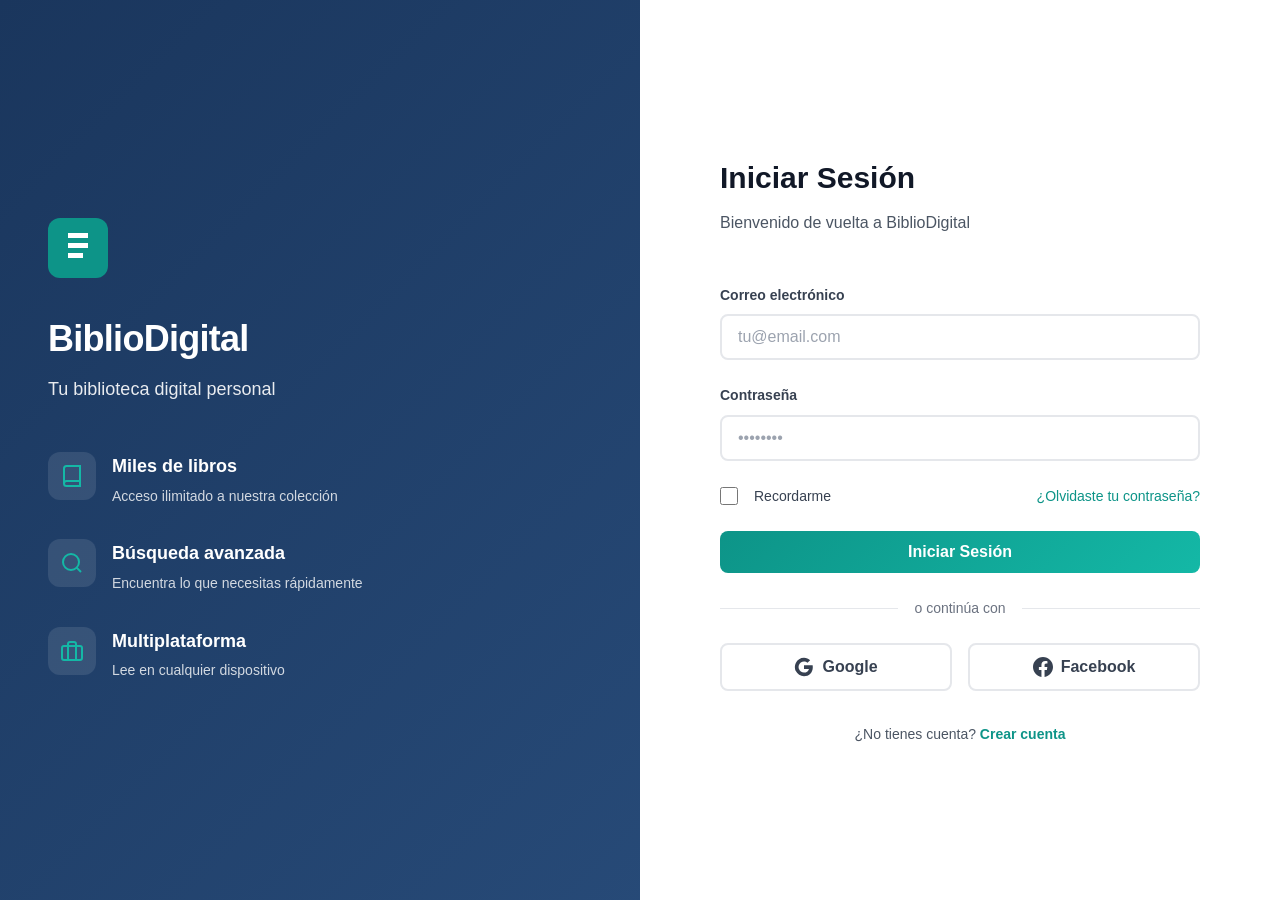
<file: nuevo-itento/pages/login.html>
<!DOCTYPE html>
<html lang="es">
<head>
    <meta charset="UTF-8">
    <meta name="viewport" content="width=device-width, initial-scale=1.0">
    <title>BiblioDigital - Inicio de Sesión</title>
    <link rel="stylesheet" href="../css/styles.css">
</head>
<body class="login-page">
    <div class="login-container">
        <div class="login-left">
            <div class="brand-section">
                <div class="brand-logo">
                    <svg width="60" height="60" viewBox="0 0 60 60" fill="none">
                        <rect width="60" height="60" rx="12" fill="#0d9488"/>
                        <path d="M20 15h20v5H20zM20 25h20v5H20zM20 35h15v5H20z" fill="white"/>
                    </svg>
                </div>
                <h1 class="brand-title">BiblioDigital</h1>
                <p class="brand-subtitle">Tu biblioteca digital personal</p>
            </div>
            <div class="features-showcase">
                <div class="feature-item">
                    <div class="feature-icon">
                        <svg width="24" height="24" viewBox="0 0 24 24" fill="none" stroke="currentColor" stroke-width="2">
                            <path d="M4 19.5A2.5 2.5 0 0 1 6.5 17H20"></path>
                            <path d="M6.5 2H20v20H6.5A2.5 2.5 0 0 1 4 19.5v-15A2.5 2.5 0 0 1 6.5 2z"></path>
                        </svg>
                    </div>
                    <div>
                        <h3>Miles de libros</h3>
                        <p>Acceso ilimitado a nuestra colección</p>
                    </div>
                </div>
                <div class="feature-item">
                    <div class="feature-icon">
                        <svg width="24" height="24" viewBox="0 0 24 24" fill="none" stroke="currentColor" stroke-width="2">
                            <circle cx="11" cy="11" r="8"></circle>
                            <path d="m21 21-4.35-4.35"></path>
                        </svg>
                    </div>
                    <div>
                        <h3>Búsqueda avanzada</h3>
                        <p>Encuentra lo que necesitas rápidamente</p>
                    </div>
                </div>
                <div class="feature-item">
                    <div class="feature-icon">
                        <svg width="24" height="24" viewBox="0 0 24 24" fill="none" stroke="currentColor" stroke-width="2">
                            <rect x="2" y="7" width="20" height="14" rx="2" ry="2"></rect>
                            <path d="M16 21V5a2 2 0 0 0-2-2h-4a2 2 0 0 0-2 2v16"></path>
                        </svg>
                    </div>
                    <div>
                        <h3>Multiplataforma</h3>
                        <p>Lee en cualquier dispositivo</p>
                    </div>
                </div>
            </div>
        </div>

        <div class="login-right">
            <div class="auth-card">
                <h2 class="auth-title" id="authTitle">Iniciar Sesión</h2>
                <p class="auth-subtitle" id="authSubtitle">Bienvenido de nuevo a BiblioDigital</p>

                <form class="auth-form" id="authForm">
                    <div class="form-group" id="nameGroup" style="display: none;">
                        <label for="name">Nombre completo</label>
                        <input type="text" id="name" name="name" placeholder="Juan Pérez">
                    </div>

                    <div class="form-group">
                        <label for="email">Correo electrónico</label>
                        <input type="email" id="email" name="email" placeholder="tu@email.com" required>
                    </div>

                    <div class="form-group">
                        <label for="password">Contraseña</label>
                        <input type="password" id="password" name="password" placeholder="••••••••" required>
                    </div>

                    <div class="form-options" id="rememberGroup">
                        <label class="checkbox-container">
                            <input type="checkbox" id="rememberMe">
                            <span class="checkmark"></span>
                            <span>Recordarme</span>
                        </label>
                        <a href="#" class="link-text">¿Olvidaste tu contraseña?</a>
                    </div>

                    <button type="submit" class="btn btn-primary btn-block" id="submitBtn">
                        Iniciar Sesión
                    </button>

                    <div class="divider">
                        <span>o continúa con</span>
                    </div>

                    <div class="social-buttons">
                        <button type="button" class="btn btn-social">
                            <svg width="20" height="20" viewBox="0 0 24 24">
                                <path fill="currentColor" d="M22.56 12.25c0-.78-.07-1.53-.2-2.25H12v4.26h5.92c-.26 1.37-1.04 2.53-2.21 3.31v2.77h3.57c2.08-1.92 3.28-4.74 3.28-8.09z"/>
                                <path fill="currentColor" d="M12 23c2.97 0 5.46-.98 7.28-2.66l-3.57-2.77c-.98.66-2.23 1.06-3.71 1.06-2.86 0-5.29-1.93-6.16-4.53H2.18v2.84C3.99 20.53 7.7 23 12 23z"/>
                                <path fill="currentColor" d="M5.84 14.09c-.22-.66-.35-1.36-.35-2.09s.13-1.43.35-2.09V7.07H2.18C1.43 8.55 1 10.22 1 12s.43 3.45 1.18 4.93l2.85-2.22.81-.62z"/>
                                <path fill="currentColor" d="M12 5.38c1.62 0 3.06.56 4.21 1.64l3.15-3.15C17.45 2.09 14.97 1 12 1 7.7 1 3.99 3.47 2.18 7.07l3.66 2.84c.87-2.6 3.3-4.53 6.16-4.53z"/>
                            </svg>
                            Google
                        </button>
                        <button type="button" class="btn btn-social">
                            <svg width="20" height="20" viewBox="0 0 24 24">
                                <path fill="currentColor" d="M24 12.073c0-6.627-5.373-12-12-12s-12 5.373-12 12c0 5.99 4.388 10.954 10.125 11.854v-8.385H7.078v-3.47h3.047V9.43c0-3.007 1.792-4.669 4.533-4.669 1.312 0 2.686.235 2.686.235v2.953H15.83c-1.491 0-1.956.925-1.956 1.874v2.25h3.328l-.532 3.47h-2.796v8.385C19.612 23.027 24 18.062 24 12.073z"/>
                            </svg>
                            Facebook
                        </button>
                    </div>
                </form>

                <div class="auth-footer">
                    <p id="toggleText">¿No tienes cuenta? <a href="#" class="link-primary" id="toggleAuth">Crear cuenta</a></p>
                </div>
            </div>
        </div>
    </div>

    <!-- Configuration -->
    <script src="../js/firebase-config.js"></script>
    
    <!-- App Logic -->
    <script src="../js/app-localStorage.js"></script>
</body>
</html>
</file>
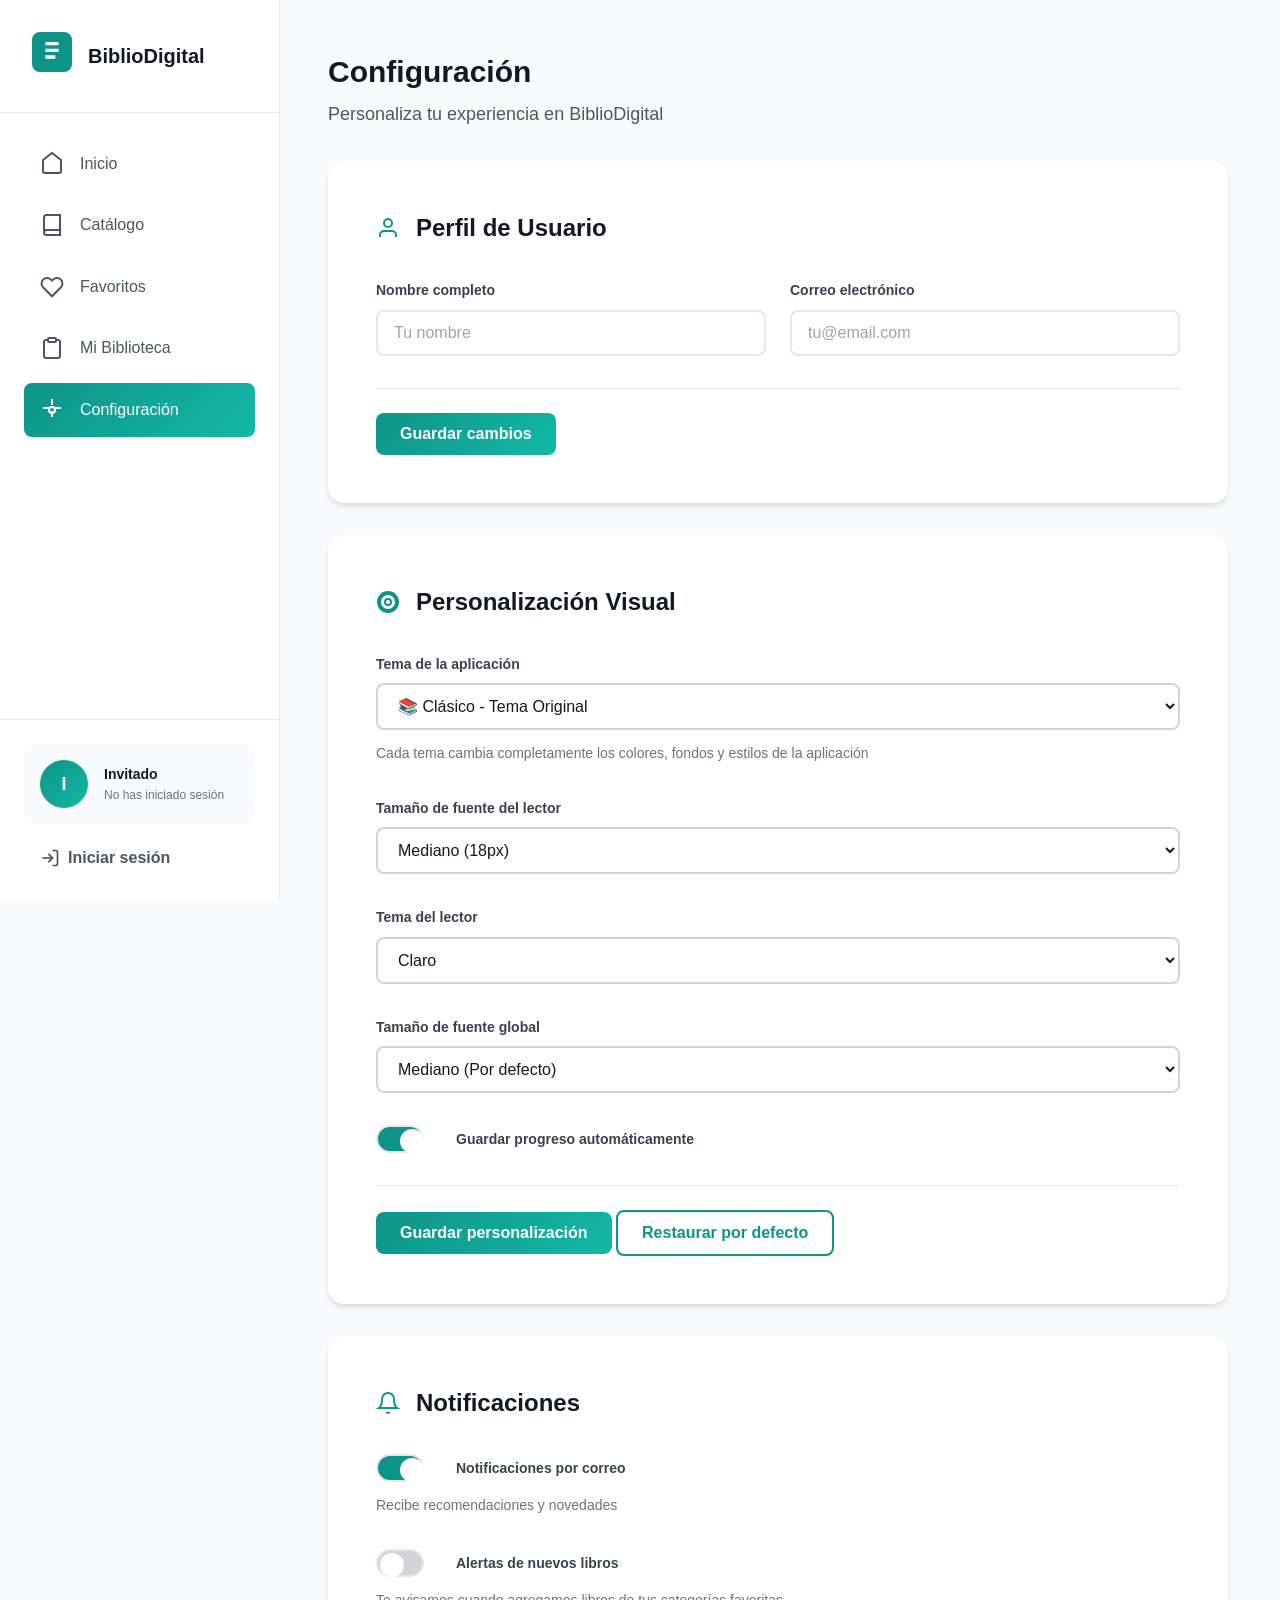
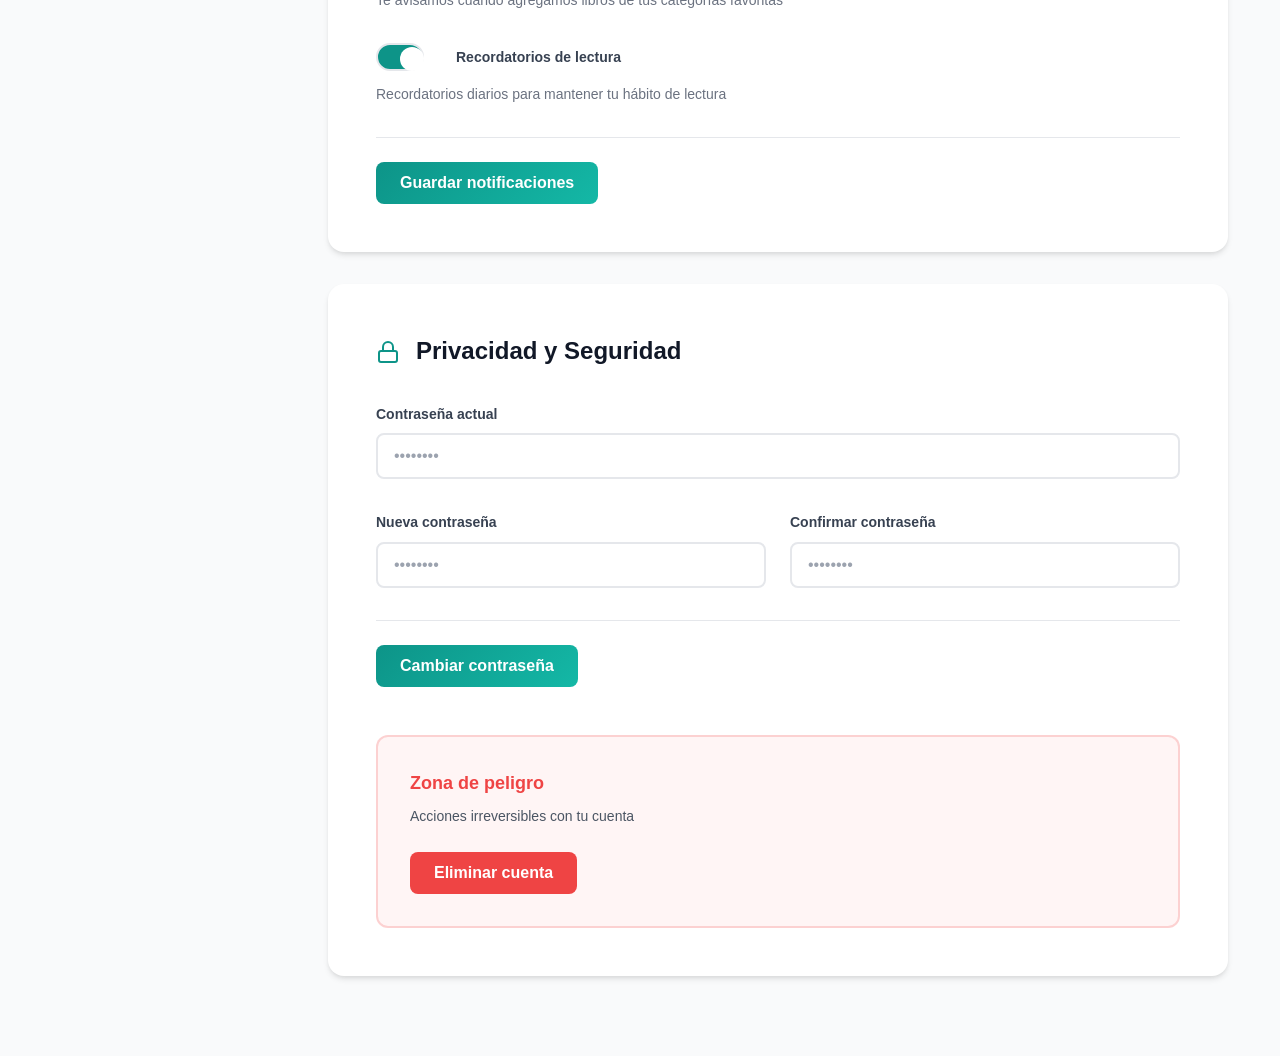
<file: nuevo-itento/pages/settings.html>
<!DOCTYPE html>
<html lang="es">
<head>
    <meta charset="UTF-8">
    <meta name="viewport" content="width=device-width, initial-scale=1.0">
    <title>BiblioDigital - Configuración</title>
    <link rel="stylesheet" href="../css/styles.css">
</head>
<body class="app-layout">
    <!-- Sidebar -->
    <!-- Mobile Menu Button -->
    <button class="mobile-menu-btn" id="mobileMenuBtn" onclick="toggleMobileMenu()">
        <svg width="24" height="24" viewBox="0 0 24 24" fill="none" stroke="currentColor" stroke-width="2">
            <line x1="3" y1="12" x2="21" y2="12"></line>
            <line x1="3" y1="6" x2="21" y2="6"></line>
            <line x1="3" y1="18" x2="21" y2="18"></line>
        </svg>
    </button>

    <!-- Sidebar Overlay -->
    <div class="sidebar-overlay" id="sidebarOverlay" onclick="closeMobileMenu()"></div>

    <aside class="sidebar">
        <div class="sidebar-header">
            <div class="sidebar-logo">
                <svg width="40" height="40" viewBox="0 0 60 60" fill="none">
                    <rect width="60" height="60" rx="12" fill="#0d9488"/>
                    <path d="M20 15h20v5H20zM20 25h20v5H20zM20 35h15v5H20z" fill="white"/>
                </svg>
            </div>
            <h2 class="sidebar-title">BiblioDigital</h2>
        </div>

        <nav class="sidebar-nav">
            <a href="../index.html" class="nav-item">
                <svg width="24" height="24" viewBox="0 0 24 24" fill="none" stroke="currentColor" stroke-width="2">
                    <path d="M3 9l9-7 9 7v11a2 2 0 0 1-2 2H5a2 2 0 0 1-2-2z"></path>
                </svg>
                <span>Inicio</span>
            </a>
            <a href="catalog.html" class="nav-item">
                <svg width="24" height="24" viewBox="0 0 24 24" fill="none" stroke="currentColor" stroke-width="2">
                    <path d="M4 19.5A2.5 2.5 0 0 1 6.5 17H20"></path>
                    <path d="M6.5 2H20v20H6.5A2.5 2.5 0 0 1 4 19.5v-15A2.5 2.5 0 0 1 6.5 2z"></path>
                </svg>
                <span>Catálogo</span>
            </a>
            <a href="favorites.html" class="nav-item">
                <svg width="24" height="24" viewBox="0 0 24 24" fill="none" stroke="currentColor" stroke-width="2">
                    <path d="M20.84 4.61a5.5 5.5 0 0 0-7.78 0L12 5.67l-1.06-1.06a5.5 5.5 0 0 0-7.78 7.78l1.06 1.06L12 21.23l7.78-7.78 1.06-1.06a5.5 5.5 0 0 0 0-7.78z"></path>
                </svg>
                <span>Favoritos</span>
            </a>
            <a href="library.html" class="nav-item">
                <svg width="24" height="24" viewBox="0 0 24 24" fill="none" stroke="currentColor" stroke-width="2">
                    <path d="M16 4h2a2 2 0 0 1 2 2v14a2 2 0 0 1-2 2H6a2 2 0 0 1-2-2V6a2 2 0 0 1 2-2h2"></path>
                    <rect x="8" y="2" width="8" height="4" rx="1" ry="1"></rect>
                </svg>
                <span>Mi Biblioteca</span>
            </a>
            <a href="settings.html" class="nav-item active">
                <svg width="24" height="24" viewBox="0 0 24 24" fill="none" stroke="currentColor" stroke-width="2">
                    <circle cx="12" cy="12" r="3"></circle>
                    <path d="M12 1v6m0 6v6m9-9h-6m-6 0H3"></path>
                </svg>
                <span>Configuración</span>
            </a>
        </nav>

        <div class="sidebar-footer">
            <div class="user-profile">
                <div class="user-avatar">
                    <span id="userInitials">U</span>
                </div>
                <div class="user-info">
                    <p class="user-name" id="userName">Usuario</p>
                    <p class="user-email" id="userEmail">usuario@email.com</p>
                </div>
            </div>
            <button class="btn btn-text" id="logoutBtn">
                <svg width="20" height="20" viewBox="0 0 24 24" fill="none" stroke="currentColor" stroke-width="2">
                    <path d="M9 21H5a2 2 0 0 1-2-2V5a2 2 0 0 1 2-2h4"></path>
                    <polyline points="16 17 21 12 16 7"></polyline>
                    <line x1="21" y1="12" x2="9" y2="12"></line>
                </svg>
                Cerrar sesión
            </button>
        </div>
    </aside>

    <!-- Main Content -->
    <main class="main-content">
        <header class="page-header">
            <div>
                <h1 class="page-title">Configuración</h1>
                <p class="page-subtitle">Personaliza tu experiencia en BiblioDigital</p>
            </div>
        </header>

        <div class="settings-container">
            <!-- Profile Settings -->
            <section class="settings-section">
                <h2 class="section-title">
                    <svg width="24" height="24" viewBox="0 0 24 24" fill="none" stroke="currentColor" stroke-width="2">
                        <path d="M20 21v-2a4 4 0 0 0-4-4H8a4 4 0 0 0-4 4v2"></path>
                        <circle cx="12" cy="7" r="4"></circle>
                    </svg>
                    Perfil de Usuario
                </h2>
                <form class="settings-form" id="profileForm">
                    <div class="form-row">
                        <div class="form-group">
                            <label for="profileName">Nombre completo</label>
                            <input type="text" id="profileName" name="profileName" placeholder="Tu nombre">
                        </div>
                        <div class="form-group">
                            <label for="profileEmail">Correo electrónico</label>
                            <input type="email" id="profileEmail" name="profileEmail" placeholder="tu@email.com">
                        </div>
                    </div>
                    <div class="form-actions">
                        <button type="submit" class="btn btn-primary">Guardar cambios</button>
                    </div>
                </form>
            </section>

            <!-- Visual Customization & Reading Preferences Combined -->
            <section class="settings-section">
                <h2 class="section-title">
                    <svg width="24" height="24" viewBox="0 0 24 24" fill="none" stroke="currentColor" stroke-width="2">
                        <path d="M12 2a10 10 0 0 0-10 10 10 10 0 0 0 10 10 10 10 0 0 0 10-10 10 10 0 0 0-10-10zm0 18a8 8 0 1 1 0-16 8 8 0 0 1 0 16z"></path>
                        <circle cx="12" cy="12" r="3"></circle>
                    </svg>
                    Personalización Visual
                </h2>
                <form class="settings-form" id="visualForm">
                    <div class="form-group">
                        <label for="appTheme">Tema de la aplicación</label>
                        <select id="appTheme" name="appTheme" class="form-select">
                            <option value="original" selected>📚 Clásico - Tema Original</option>
                            <option value="sepia">📜 Sepia - Estilo Vintage</option>
                            <option value="ocean">🌊 Océano - Azul Refrescante</option>
                            <option value="forest">🌲 Bosque - Verde Natural</option>
                            <option value="purple">💜 Púrpura - Sueño Moderno</option>
                            <option value="coral">🌅 Coral - Atardecer Cálido</option>
                            <option value="midnight">🌃 Azul Medianoche - Elegante Oscuro</option>
                            <option value="mint">🍃 Menta - Fresco y Vibrante</option>
                        </select>
                        <p class="form-hint">Cada tema cambia completamente los colores, fondos y estilos de la aplicación</p>
                    </div>
                    
                    <div class="form-group">
                        <label for="fontSize">Tamaño de fuente del lector</label>
                        <select id="fontSize" name="fontSize" class="form-select">
                            <option value="small">Pequeño (14px)</option>
                            <option value="medium" selected>Mediano (18px)</option>
                            <option value="large">Grande (22px)</option>
                            <option value="xlarge">Muy Grande (26px)</option>
                        </select>
                    </div>
                    
                    <div class="form-group">
                        <label for="readerTheme">Tema del lector</label>
                        <select id="readerTheme" name="readerTheme" class="form-select">
                            <option value="light" selected>Claro</option>
                            <option value="dark">Oscuro</option>
                            <option value="sepia">Sepia</option>
                        </select>
                    </div>
                    
                    <div class="form-group">
                        <label for="globalFontSize">Tamaño de fuente global</label>
                        <select id="globalFontSize" name="globalFontSize" class="form-select">
                            <option value="small">Pequeño</option>
                            <option value="medium" selected>Mediano (Por defecto)</option>
                            <option value="large">Grande</option>
                            <option value="xlarge">Muy grande</option>
                        </select>
                    </div>
                    
                    <div class="form-group">
                        <label class="switch-label">
                            <input type="checkbox" id="autoSave" name="autoSave" checked>
                            <span class="switch"></span>
                            <span>Guardar progreso automáticamente</span>
                        </label>
                    </div>
                    
                    <div class="form-actions">
                        <button type="submit" class="btn btn-primary">Guardar personalización</button>
                        <button type="button" class="btn btn-secondary" onclick="resetVisualSettings()">Restaurar por defecto</button>
                    </div>
                </form>
            </section>

            <!-- Notifications -->
            <section class="settings-section">
                <h2 class="section-title">
                    <svg width="24" height="24" viewBox="0 0 24 24" fill="none" stroke="currentColor" stroke-width="2">
                        <path d="M18 8A6 6 0 0 0 6 8c0 7-3 9-3 9h18s-3-2-3-9"></path>
                        <path d="M13.73 21a2 2 0 0 1-3.46 0"></path>
                    </svg>
                    Notificaciones
                </h2>
                <form class="settings-form" id="notificationsForm">
                    <div class="form-group">
                        <label class="switch-label">
                            <input type="checkbox" id="emailNotifications" name="emailNotifications" checked>
                            <span class="switch"></span>
                            <span>Notificaciones por correo</span>
                        </label>
                        <p class="form-hint">Recibe recomendaciones y novedades</p>
                    </div>
                    <div class="form-group">
                        <label class="switch-label">
                            <input type="checkbox" id="newBooks" name="newBooks">
                            <span class="switch"></span>
                            <span>Alertas de nuevos libros</span>
                        </label>
                        <p class="form-hint">Te avisamos cuando agregamos libros de tus categorías favoritas</p>
                    </div>
                    <div class="form-group">
                        <label class="switch-label">
                            <input type="checkbox" id="readingReminders" name="readingReminders" checked>
                            <span class="switch"></span>
                            <span>Recordatorios de lectura</span>
                        </label>
                        <p class="form-hint">Recordatorios diarios para mantener tu hábito de lectura</p>
                    </div>
                    <div class="form-actions">
                        <button type="submit" class="btn btn-primary">Guardar notificaciones</button>
                    </div>
                </form>
            </section>

            <!-- Privacy & Security -->
            <section class="settings-section">
                <h2 class="section-title">
                    <svg width="24" height="24" viewBox="0 0 24 24" fill="none" stroke="currentColor" stroke-width="2">
                        <rect x="3" y="11" width="18" height="11" rx="2" ry="2"></rect>
                        <path d="M7 11V7a5 5 0 0 1 10 0v4"></path>
                    </svg>
                    Privacidad y Seguridad
                </h2>
                <form class="settings-form" id="securityForm">
                    <div class="form-group">
                        <label for="currentPassword">Contraseña actual</label>
                        <input type="password" id="currentPassword" name="currentPassword" placeholder="••••••••">
                    </div>
                    <div class="form-row">
                        <div class="form-group">
                            <label for="newPassword">Nueva contraseña</label>
                            <input type="password" id="newPassword" name="newPassword" placeholder="••••••••">
                        </div>
                        <div class="form-group">
                            <label for="confirmPassword">Confirmar contraseña</label>
                            <input type="password" id="confirmPassword" name="confirmPassword" placeholder="••••••••">
                        </div>
                    </div>
                    <div class="form-actions">
                        <button type="submit" class="btn btn-primary">Cambiar contraseña</button>
                    </div>
                </form>

                <div class="danger-zone">
                    <h3>Zona de peligro</h3>
                    <p>Acciones irreversibles con tu cuenta</p>
                    <button class="btn btn-danger" onclick="deleteAccount()">Eliminar cuenta</button>
                </div>
            </section>
        </div>
    </main>

    
    <!-- Configuration -->
    <script src="../js/firebase-config.js"></script>
    
    <!-- App Logic -->
    <script src="../js/app-localStorage.js"></script>
</body>
</html>
</file>
<file: nuevo-itento/css/styles.css>
/* Modern Professional Design - BiblioDigital */

:root {
    /* Color Palette */
    --primary-navy: #1a365d;
    --primary-navy-light: #2c5282;
    --primary-teal: #0d9488;
    --primary-teal-light: #14b8a6;
    --accent-coral: #f97316;
    --accent-coral-light: #fb923c;
    
    /* Neutrals */
    --gray-50: #f9fafb;
    --gray-100: #f3f4f6;
    --gray-200: #e5e7eb;
    --gray-300: #d1d5db;
    --gray-400: #9ca3af;
    --gray-500: #6b7280;
    --gray-600: #4b5563;
    --gray-700: #374151;
    --gray-800: #1f2937;
    --gray-900: #111827;
    
    /* Semantic Colors */
    --success: #10b981;
    --warning: #f59e0b;
    --danger: #ef4444;
    --info: #3b82f6;
    
    /* Spacing */
    --spacing-xs: 0.25rem;
    --spacing-sm: 0.5rem;
    --spacing-md: 1rem;
    --spacing-lg: 1.5rem;
    --spacing-xl: 2rem;
    --spacing-2xl: 3rem;
    
    /* Typography */
    --font-sans: -apple-system, BlinkMacSystemFont, 'Segoe UI', 'Roboto', 'Helvetica Neue', Arial, sans-serif;
    --font-size-xs: 0.75rem;
    --font-size-sm: 0.875rem;
    --font-size-base: 1rem;
    --font-size-lg: 1.125rem;
    --font-size-xl: 1.25rem;
    --font-size-2xl: 1.5rem;
    --font-size-3xl: 1.875rem;
    --font-size-4xl: 2.25rem;
    
    /* Shadows */
    --shadow-sm: 0 1px 2px 0 rgba(0, 0, 0, 0.05);
    --shadow-md: 0 4px 6px -1px rgba(0, 0, 0, 0.1), 0 2px 4px -1px rgba(0, 0, 0, 0.06);
    --shadow-lg: 0 10px 15px -3px rgba(0, 0, 0, 0.1), 0 4px 6px -2px rgba(0, 0, 0, 0.05);
    --shadow-xl: 0 20px 25px -5px rgba(0, 0, 0, 0.1), 0 10px 10px -5px rgba(0, 0, 0, 0.04);
    
    /* Border Radius */
    --radius-sm: 0.375rem;
    --radius-md: 0.5rem;
    --radius-lg: 0.75rem;
    --radius-xl: 1rem;
    --radius-full: 9999px;
    
    /* Transitions */
    --transition-fast: 150ms ease-in-out;
    --transition-base: 200ms ease-in-out;
    --transition-slow: 300ms ease-in-out;
}

/* Reset & Base Styles */
* {
    margin: 0;
    padding: 0;
    box-sizing: border-box;
}

html {
    scroll-behavior: smooth;
}

body {
    font-family: var(--font-sans);
    font-size: var(--font-size-base);
    line-height: 1.6;
    color: var(--gray-800);
    background-color: var(--gray-50);
    -webkit-font-smoothing: antialiased;
    -moz-osx-font-smoothing: grayscale;
}

a {
    color: var(--primary-teal);
    text-decoration: none;
    transition: color var(--transition-fast);
}

a:hover {
    color: var(--primary-teal-light);
}

img {
    max-width: 100%;
    height: auto;
    display: block;
}

/* ========== LOGIN PAGE ========== */
.login-page {
    min-height: 100vh;
    background: linear-gradient(135deg, var(--primary-navy) 0%, var(--primary-navy-light) 100%);
}

.login-container {
    display: grid;
    grid-template-columns: 1fr 1fr;
    min-height: 100vh;
    max-width: 1400px;
    margin: 0 auto;
}

.login-left {
    display: flex;
    flex-direction: column;
    justify-content: center;
    padding: var(--spacing-2xl);
    color: white;
}

.brand-section {
    margin-bottom: var(--spacing-2xl);
}

.brand-logo {
    margin-bottom: var(--spacing-lg);
}

.brand-title {
    font-size: var(--font-size-4xl);
    font-weight: 800;
    margin-bottom: var(--spacing-sm);
    letter-spacing: -0.02em;
}

.brand-subtitle {
    font-size: var(--font-size-lg);
    opacity: 0.9;
}

.features-showcase {
    display: flex;
    flex-direction: column;
    gap: var(--spacing-xl);
}

.feature-item {
    display: flex;
    align-items: flex-start;
    gap: var(--spacing-md);
}

.feature-icon {
    width: 48px;
    height: 48px;
    background: rgba(255, 255, 255, 0.1);
    border-radius: var(--radius-lg);
    display: flex;
    align-items: center;
    justify-content: center;
    color: var(--primary-teal-light);
    flex-shrink: 0;
}

.feature-item h3 {
    font-size: var(--font-size-lg);
    font-weight: 700;
    margin-bottom: var(--spacing-xs);
}

.feature-item p {
    opacity: 0.8;
    font-size: var(--font-size-sm);
}

.login-right {
    display: flex;
    align-items: center;
    justify-content: center;
    padding: var(--spacing-2xl);
    background: white;
}

.auth-card {
    width: 100%;
    max-width: 480px;
}

.auth-title {
    font-size: var(--font-size-3xl);
    font-weight: 800;
    color: var(--gray-900);
    margin-bottom: var(--spacing-sm);
}

.auth-subtitle {
    font-size: var(--font-size-base);
    color: var(--gray-600);
    margin-bottom: var(--spacing-2xl);
}

.auth-form {
    display: flex;
    flex-direction: column;
    gap: var(--spacing-lg);
}

.form-group {
    display: flex;
    flex-direction: column;
    gap: var(--spacing-sm);
}

.form-group label {
    font-size: var(--font-size-sm);
    font-weight: 600;
    color: var(--gray-700);
}

.form-group input,
.form-select {
    padding: 0.75rem 1rem;
    border: 2px solid var(--gray-200);
    border-radius: var(--radius-md);
    font-size: var(--font-size-base);
    font-family: var(--font-sans);
    transition: all var(--transition-base);
    background: white;
    color: #1f2937 !important;
}

.form-group input::placeholder {
    color: #9ca3af !important;
}

.form-group select option {
    color: #1f2937 !important;
    background: white;
}

.form-group input:focus,
.form-select:focus {
    outline: none;
    border-color: var(--primary-teal);
    box-shadow: 0 0 0 3px rgba(13, 148, 136, 0.1);
}

.form-options {
    display: flex;
    align-items: center;
    justify-content: space-between;
    font-size: var(--font-size-sm);
}

.checkbox-container {
    display: flex;
    align-items: center;
    gap: var(--spacing-sm);
    cursor: pointer;
    color: var(--gray-700);
}

.checkbox-container input[type="checkbox"] {
    width: 18px;
    height: 18px;
    cursor: pointer;
}

.link-text {
    color: var(--primary-teal);
    font-weight: 500;
}

.link-text:hover {
    color: var(--primary-teal-light);
}

.divider {
    display: flex;
    align-items: center;
    text-align: center;
    color: var(--gray-500);
    font-size: var(--font-size-sm);
}

.divider::before,
.divider::after {
    content: '';
    flex: 1;
    border-bottom: 1px solid var(--gray-200);
}

.divider span {
    padding: 0 var(--spacing-md);
}

.social-buttons {
    display: grid;
    grid-template-columns: 1fr 1fr;
    gap: var(--spacing-md);
}

.auth-footer {
    margin-top: var(--spacing-xl);
    text-align: center;
    color: var(--gray-600);
    font-size: var(--font-size-sm);
}

.link-primary {
    color: var(--primary-teal);
    font-weight: 600;
}

.link-primary:hover {
    color: var(--primary-teal-light);
}

/* ========== BUTTONS ========== */
.btn {
    display: inline-flex;
    align-items: center;
    justify-content: center;
    gap: var(--spacing-sm);
    padding: 0.75rem 1.5rem;
    font-size: var(--font-size-base);
    font-weight: 600;
    border-radius: var(--radius-md);
    border: none;
    cursor: pointer;
    transition: all var(--transition-base);
    font-family: var(--font-sans);
    white-space: nowrap;
}

.btn-primary {
    background: linear-gradient(135deg, var(--primary-teal), var(--primary-teal-light));
    color: white;
}

.btn-primary:hover {
    transform: translateY(-2px);
    box-shadow: var(--shadow-lg);
}

.btn-secondary {
    background: white;
    color: var(--primary-teal);
    border: 2px solid var(--primary-teal);
}

.btn-secondary:hover {
    background: var(--primary-teal);
    color: white;
}

.btn-social {
    background: white;
    color: var(--gray-700);
    border: 2px solid var(--gray-200);
}

.btn-social:hover {
    border-color: var(--gray-300);
    background: var(--gray-50);
}

.btn-text {
    background: transparent;
    color: var(--gray-600);
    padding: 0.5rem 1rem;
}

.btn-text:hover {
    color: var(--gray-900);
    background: var(--gray-100);
}

.btn-icon {
    width: 40px;
    height: 40px;
    padding: 0;
    background: var(--gray-100);
    color: var(--gray-700);
}

.btn-icon:hover {
    background: var(--gray-200);
    color: var(--gray-900);
}

.btn-block {
    width: 100%;
}

.btn-danger {
    background: var(--danger);
    color: white;
}

.btn-danger:hover {
    background: #dc2626;
}

/* ========== APP LAYOUT ========== */
.app-layout {
    display: grid;
    grid-template-columns: 280px 1fr;
    min-height: 100vh;
}

/* ========== SIDEBAR ========== */
.sidebar {
    background: white;
    border-right: 1px solid var(--gray-200);
    display: flex;
    flex-direction: column;
    position: sticky;
    top: 0;
    height: 100vh;
    overflow-y: auto;
}

.sidebar-header {
    padding: var(--spacing-xl);
    border-bottom: 1px solid var(--gray-200);
    display: flex;
    align-items: center;
    gap: var(--spacing-md);
}

.sidebar-title {
    font-size: var(--font-size-xl);
    font-weight: 800;
    color: var(--gray-900);
}

.sidebar-nav {
    flex: 1;
    padding: var(--spacing-lg);
    display: flex;
    flex-direction: column;
    gap: var(--spacing-sm);
}

.nav-item {
    display: flex;
    align-items: center;
    gap: var(--spacing-md);
    padding: 0.875rem 1rem;
    border-radius: var(--radius-md);
    color: var(--gray-600);
    font-weight: 500;
    transition: all var(--transition-base);
}

.nav-item:hover {
    background: var(--gray-100);
    color: var(--gray-900);
}

.nav-item.active {
    background: linear-gradient(135deg, var(--primary-teal), var(--primary-teal-light));
    color: white;
}

.nav-item svg {
    flex-shrink: 0;
}

.sidebar-footer {
    padding: var(--spacing-lg);
    border-top: 1px solid var(--gray-200);
}

.user-profile {
    display: flex;
    align-items: center;
    gap: var(--spacing-md);
    padding: var(--spacing-md);
    background: var(--gray-50);
    border-radius: var(--radius-lg);
    margin-bottom: var(--spacing-md);
}

.user-avatar {
    width: 48px;
    height: 48px;
    border-radius: var(--radius-full);
    background: linear-gradient(135deg, var(--primary-teal), var(--primary-teal-light));
    color: white;
    display: flex;
    align-items: center;
    justify-content: center;
    font-weight: 700;
    font-size: var(--font-size-lg);
    flex-shrink: 0;
}

.user-info {
    flex: 1;
    min-width: 0;
}

.user-name {
    font-weight: 600;
    color: var(--gray-900);
    font-size: var(--font-size-sm);
    white-space: nowrap;
    overflow: hidden;
    text-overflow: ellipsis;
}

.user-email {
    font-size: var(--font-size-xs);
    color: var(--gray-500);
    white-space: nowrap;
    overflow: hidden;
    text-overflow: ellipsis;
}

/* ========== MAIN CONTENT ========== */
.main-content {
    padding: var(--spacing-2xl);
    max-width: 1400px;
    width: 100%;
}

.page-header {
    margin-bottom: var(--spacing-2xl);
}

.page-title {
    font-size: var(--font-size-3xl);
    font-weight: 800;
    color: var(--gray-900);
    margin-bottom: var(--spacing-xs);
}

.page-subtitle {
    font-size: var(--font-size-lg);
    color: var(--gray-600);
}

/* ========== FILTERS ========== */
.filters-container {
    margin-bottom: var(--spacing-2xl);
}

.search-box {
    position: relative;
    margin-bottom: var(--spacing-lg);
}

.search-icon {
    position: absolute;
    left: 1rem;
    top: 50%;
    transform: translateY(-50%);
    color: var(--gray-400);
}

.search-input {
    width: 100%;
    padding: 0.875rem 1rem 0.875rem 3rem;
    border: 2px solid var(--gray-200);
    border-radius: var(--radius-lg);
    font-size: var(--font-size-base);
    transition: all var(--transition-base);
}

.search-input:focus {
    outline: none;
    border-color: var(--primary-teal);
    box-shadow: 0 0 0 3px rgba(13, 148, 136, 0.1);
}

.filter-buttons {
    display: flex;
    flex-wrap: wrap;
    gap: var(--spacing-sm);
}

.filter-btn {
    padding: 0.625rem 1.25rem;
    border: 2px solid var(--gray-200);
    background: white;
    color: var(--gray-700);
    border-radius: var(--radius-full);
    font-size: var(--font-size-sm);
    font-weight: 600;
    cursor: pointer;
    transition: all var(--transition-base);
}

.filter-btn:hover {
    border-color: var(--gray-300);
    background: var(--gray-50);
}

.filter-btn.active {
    background: linear-gradient(135deg, var(--primary-teal), var(--primary-teal-light));
    color: white;
    border-color: transparent;
}

/* ========== BOOKS GRID ========== */
.books-grid {
    display: grid;
    grid-template-columns: repeat(auto-fill, minmax(280px, 1fr));
    gap: var(--spacing-xl);
    margin-bottom: var(--spacing-2xl);
}

.book-card {
    background: white;
    border-radius: var(--radius-xl);
    overflow: hidden;
    box-shadow: var(--shadow-md);
    transition: all var(--transition-slow);
    cursor: pointer;
    border: 2px solid transparent;
}

.book-card:hover {
    transform: translateY(-8px);
    box-shadow: var(--shadow-xl);
    border-color: var(--primary-teal);
}

.book-cover {
    width: 100%;
    height: 320px;
    overflow: hidden;
    position: relative;
    background: var(--gray-200);
}

.book-cover img {
    width: 100%;
    height: 100%;
    object-fit: cover;
    transition: transform var(--transition-slow);
}

.book-card:hover .book-cover img {
    transform: scale(1.05);
}

.book-info {
    padding: var(--spacing-lg);
}

.book-badge {
    display: inline-block;
    padding: 0.375rem 0.875rem;
    background: linear-gradient(135deg, var(--accent-coral), var(--accent-coral-light));
    color: white;
    border-radius: var(--radius-full);
    font-size: var(--font-size-xs);
    font-weight: 700;
    text-transform: uppercase;
    letter-spacing: 0.5px;
    margin-bottom: var(--spacing-md);
}

.book-title {
    font-size: var(--font-size-lg);
    font-weight: 700;
    color: var(--gray-900);
    margin-bottom: var(--spacing-sm);
    line-height: 1.4;
}

.book-author {
    font-size: var(--font-size-sm);
    color: var(--gray-600);
    margin-bottom: var(--spacing-md);
}

.book-description {
    font-size: var(--font-size-sm);
    color: var(--gray-600);
    line-height: 1.6;
    margin-bottom: var(--spacing-lg);
}

.book-actions {
    display: flex;
    gap: var(--spacing-sm);
}

.book-actions .btn {
    flex: 1;
    padding: 0.625rem 1rem;
    font-size: var(--font-size-sm);
}

.no-results {
    text-align: center;
    padding: var(--spacing-2xl);
    color: var(--gray-500);
}

.no-results svg {
    margin: 0 auto var(--spacing-lg);
    color: var(--gray-300);
}

.no-results h3 {
    font-size: var(--font-size-2xl);
    color: var(--gray-700);
    margin-bottom: var(--spacing-sm);
}

/* ========== MODAL ========== */
.modal {
    position: fixed;
    inset: 0;
    z-index: 1000;
    display: none;
    align-items: center;
    justify-content: center;
    padding: var(--spacing-xl);
}

.modal.active {
    display: flex;
}

.modal-overlay {
    position: absolute;
    inset: 0;
    background: rgba(0, 0, 0, 0.6);
    backdrop-filter: blur(4px);
}

.modal-content {
    position: relative;
    background: white;
    border-radius: var(--radius-xl);
    max-width: 900px;
    width: 100%;
    max-height: 90vh;
    overflow-y: auto;
    box-shadow: var(--shadow-xl);
    animation: modalSlideIn 0.3s ease-out;
}

@keyframes modalSlideIn {
    from {
        opacity: 0;
        transform: translateY(20px);
    }
    to {
        opacity: 1;
        transform: translateY(0);
    }
}

.modal-close {
    position: absolute;
    top: var(--spacing-lg);
    right: var(--spacing-lg);
    width: 40px;
    height: 40px;
    border-radius: var(--radius-full);
    background: var(--gray-100);
    border: none;
    color: var(--gray-600);
    cursor: pointer;
    display: flex;
    align-items: center;
    justify-content: center;
    transition: all var(--transition-base);
    z-index: 10;
}

.modal-close:hover {
    background: var(--gray-200);
    color: var(--gray-900);
}

.modal-body {
    display: grid;
    grid-template-columns: 300px 1fr;
    gap: var(--spacing-2xl);
    padding: var(--spacing-2xl);
}

.modal-cover {
    position: sticky;
    top: var(--spacing-2xl);
}

.modal-cover img {
    width: 100%;
    border-radius: var(--radius-lg);
    box-shadow: var(--shadow-lg);
}

.modal-info {
    display: flex;
    flex-direction: column;
    gap: var(--spacing-lg);
}

.modal-title {
    font-size: var(--font-size-3xl);
    font-weight: 800;
    color: var(--gray-900);
    line-height: 1.2;
}

.modal-author {
    font-size: var(--font-size-lg);
    color: var(--gray-600);
}

.modal-description {
    font-size: var(--font-size-base);
    color: var(--gray-700);
    line-height: 1.8;
}

.modal-meta {
    display: grid;
    grid-template-columns: repeat(2, 1fr);
    gap: var(--spacing-lg);
    padding: var(--spacing-lg);
    background: var(--gray-50);
    border-radius: var(--radius-lg);
}

.meta-item {
    display: flex;
    flex-direction: column;
    gap: var(--spacing-xs);
}

.meta-label {
    font-size: var(--font-size-sm);
    color: var(--gray-600);
    font-weight: 600;
}

.meta-value {
    font-size: var(--font-size-lg);
    color: var(--gray-900);
    font-weight: 700;
}

.modal-actions {
    display: flex;
    gap: var(--spacing-md);
}

/* ========== SETTINGS ========== */
.settings-container {
    max-width: 900px;
}

.settings-section {
    background: white;
    padding: var(--spacing-2xl);
    border-radius: var(--radius-xl);
    box-shadow: var(--shadow-md);
    margin-bottom: var(--spacing-xl);
}

.section-title {
    display: flex;
    align-items: center;
    gap: var(--spacing-md);
    font-size: var(--font-size-2xl);
    font-weight: 800;
    color: var(--gray-900);
    margin-bottom: var(--spacing-xl);
}

.section-title svg {
    color: var(--primary-teal);
}

.settings-form {
    display: flex;
    flex-direction: column;
    gap: var(--spacing-xl);
}

.form-row {
    display: grid;
    grid-template-columns: repeat(2, 1fr);
    gap: var(--spacing-lg);
}

.form-hint {
    font-size: var(--font-size-sm);
    color: var(--gray-500);
    margin-top: var(--spacing-xs);
}

.switch-label {
    display: flex;
    align-items: center;
    gap: var(--spacing-md);
    cursor: pointer;
    font-weight: 500;
    color: var(--gray-700);
}

.switch-label input[type="checkbox"] {
    position: relative;
    width: 48px;
    height: 28px;
    appearance: none;
    background: var(--gray-300);
    border-radius: var(--radius-full);
    cursor: pointer;
    transition: all var(--transition-base);
}

.switch-label input[type="checkbox"]:checked {
    background: var(--primary-teal);
}

.switch-label input[type="checkbox"]::before {
    content: '';
    position: absolute;
    width: 24px;
    height: 24px;
    border-radius: 50%;
    background: white;
    top: 2px;
    left: 2px;
    transition: transform var(--transition-base);
}

.switch-label input[type="checkbox"]:checked::before {
    transform: translateX(20px);
}

.form-actions {
    padding-top: var(--spacing-lg);
    border-top: 1px solid var(--gray-200);
}

.danger-zone {
    margin-top: var(--spacing-2xl);
    padding: var(--spacing-xl);
    background: rgba(239, 68, 68, 0.05);
    border: 2px solid rgba(239, 68, 68, 0.2);
    border-radius: var(--radius-lg);
}

.danger-zone h3 {
    font-size: var(--font-size-lg);
    font-weight: 700;
    color: var(--danger);
    margin-bottom: var(--spacing-sm);
}

.danger-zone p {
    font-size: var(--font-size-sm);
    color: var(--gray-600);
    margin-bottom: var(--spacing-lg);
}

/* ========== READER ========== */
.reader-page {
    display: flex;
    flex-direction: column;
    min-height: 100vh;
    background: white;
}

.reader-header {
    background: white;
    border-bottom: 1px solid var(--gray-200);
    padding: var(--spacing-lg) var(--spacing-2xl);
    position: sticky;
    top: 0;
    z-index: 100;
    box-shadow: var(--shadow-sm);
}

.reader-nav {
    display: flex;
    align-items: center;
    justify-content: space-between;
    max-width: 1200px;
    margin: 0 auto;
}

.reader-book-title {
    font-size: var(--font-size-xl);
    font-weight: 700;
    color: var(--gray-900);
}

.reader-controls {
    display: flex;
    gap: var(--spacing-sm);
}

.reader-content {
    flex: 1;
    padding: var(--spacing-2xl);
    max-width: 800px;
    margin: 0 auto;
    width: 100%;
}

.reader-text {
    font-size: var(--font-size-lg);
    line-height: 2;
    color: var(--gray-800);
}

.reader-text p {
    margin-bottom: var(--spacing-xl);
}

.reader-footer {
    background: white;
    border-top: 1px solid var(--gray-200);
    padding: var(--spacing-lg) var(--spacing-2xl);
}

.progress-container {
    max-width: 1200px;
    margin: 0 auto;
    display: flex;
    align-items: center;
    gap: var(--spacing-lg);
}

.progress-label {
    font-size: var(--font-size-sm);
    font-weight: 600;
    color: var(--gray-600);
    white-space: nowrap;
}

.progress-bar-wrapper {
    flex: 1;
    height: 8px;
    background: var(--gray-200);
    border-radius: var(--radius-full);
    overflow: hidden;
}

.progress-bar {
    height: 100%;
    background: linear-gradient(90deg, var(--primary-teal), var(--primary-teal-light));
    border-radius: var(--radius-full);
    transition: width var(--transition-base);
}

.progress-percentage {
    font-size: var(--font-size-sm);
    font-weight: 700;
    color: var(--gray-700);
    white-space: nowrap;
}

/* ========== RESPONSIVE ========== */
@media (max-width: 1024px) {
    .app-layout {
        grid-template-columns: 1fr;
    }

    .sidebar {
        position: fixed;
        left: -280px;
        top: 0;
        height: 100vh;
        z-index: 1000;
        transition: left 0.3s ease;
    }
    
    .sidebar.active {
        left: 0;
    }

    .login-container {
        grid-template-columns: 1fr;
    }

    .login-left {
        display: none;
    }

    .modal-body {
        grid-template-columns: 1fr;
        padding: 1.5rem;
    }

    .modal-cover {
        position: static;
        max-width: 300px;
        margin: 0 auto;
    }

    .form-row {
        grid-template-columns: 1fr;
    }
    
    .features-grid {
        grid-template-columns: repeat(2, 1fr);
    }
    
    .suggested-books-grid {
        grid-template-columns: repeat(2, 1fr);
    }
    
    .hero-stats {
        grid-template-columns: repeat(3, 1fr);
        gap: var(--spacing-md);
    }
    
    .steps-container {
        flex-direction: column;
    }
    
    .step-arrow {
        transform: rotate(90deg);
        margin: var(--spacing-lg) 0;
    }
}

@media (max-width: 768px) {
    .main-content {
        padding: var(--spacing-md);
    }

    .page-title {
        font-size: var(--font-size-2xl);
    }
    
    .page-header {
        flex-direction: column;
        gap: var(--spacing-md);
    }

    .books-grid {
        grid-template-columns: 1fr;
        gap: var(--spacing-lg);
    }

    .social-buttons {
        grid-template-columns: 1fr;
    }

    .filter-buttons {
        overflow-x: auto;
        flex-wrap: nowrap;
        padding-bottom: var(--spacing-sm);
    }

    .reader-content {
        padding: var(--spacing-md);
    }
    
    .reader-nav {
        flex-direction: column;
        gap: var(--spacing-md);
        align-items: flex-start;
    }
    
    .reader-controls {
        width: 100%;
        justify-content: space-between;
    }
    
    .hero-title {
        font-size: var(--font-size-3xl);
    }
    
    .hero-subtitle {
        font-size: var(--font-size-base);
    }
    
    .hero-actions {
        flex-direction: column;
        width: 100%;
    }
    
    .hero-actions .btn {
        width: 100%;
    }
    
    .hero-stats {
        grid-template-columns: 1fr;
    }
    
    .features-grid {
        grid-template-columns: 1fr;
    }
    
    .suggested-books-grid {
        grid-template-columns: 1fr;
    }
    
    .section-header-between {
        flex-direction: column;
        align-items: flex-start;
        gap: var(--spacing-md);
    }
    
    .modal-content {
        margin: var(--spacing-md);
        max-height: 95vh;
    }
    
    .modal-actions {
        flex-direction: column;
    }
    
    .modal-actions .btn {
        width: 100%;
    }
}

@media (max-width: 480px) {
    :root {
        --font-size-base: 0.9rem;
        --font-size-lg: 1rem;
        --font-size-xl: 1.125rem;
        --font-size-2xl: 1.25rem;
        --font-size-3xl: 1.5rem;
        --font-size-4xl: 1.875rem;
    }
    
    .book-cover {
        height: 280px;
    }
    
    .stat-card {
        padding: var(--spacing-lg);
    }
    
    .stat-number {
        font-size: var(--font-size-3xl);
    }
    
    .feature-card {
        padding: var(--spacing-lg);
    }
    
    .step-card {
        padding: var(--spacing-lg);
    }
}

/* ========== HOME PAGE ========== */
.home-page {
    background: var(--gray-50);
}

.hero-section {
    background: linear-gradient(135deg, var(--primary-navy) 0%, var(--primary-navy-light) 100%);
    border-radius: var(--radius-xl);
    padding: var(--spacing-2xl);
    margin-bottom: var(--spacing-2xl);
    color: white;
}

.hero-content {
    max-width: 800px;
    margin: 0 auto var(--spacing-2xl);
    text-align: center;
}

.hero-title {
    font-size: var(--font-size-4xl);
    font-weight: 900;
    margin-bottom: var(--spacing-lg);
    line-height: 1.2;
}

.gradient-text {
    background: linear-gradient(135deg, var(--primary-teal-light), var(--accent-coral));
    -webkit-background-clip: text;
    -webkit-text-fill-color: transparent;
    background-clip: text;
}

.hero-subtitle {
    font-size: var(--font-size-xl);
    opacity: 0.95;
    margin-bottom: var(--spacing-2xl);
    line-height: 1.6;
}

.hero-actions {
    display: flex;
    gap: var(--spacing-lg);
    justify-content: center;
    flex-wrap: wrap;
}

.btn-lg {
    padding: 1rem 2rem;
    font-size: var(--font-size-lg);
}

.hero-stats {
    display: grid;
    grid-template-columns: repeat(3, 1fr);
    gap: var(--spacing-xl);
    max-width: 900px;
    margin: 0 auto;
}

.stat-card {
    background: rgba(255, 255, 255, 0.1);
    backdrop-filter: blur(10px);
    border-radius: var(--radius-lg);
    padding: var(--spacing-xl);
    text-align: center;
    border: 1px solid rgba(255, 255, 255, 0.2);
    transition: all var(--transition-base);
}

.stat-card:hover {
    background: rgba(255, 255, 255, 0.15);
    transform: translateY(-4px);
}

.stat-icon {
    margin-bottom: var(--spacing-md);
    color: var(--primary-teal-light);
}

.stat-number {
    font-size: var(--font-size-4xl);
    font-weight: 900;
    margin-bottom: var(--spacing-sm);
}

.stat-label {
    font-size: var(--font-size-base);
    opacity: 0.9;
}

/* Features Section */
.features-section {
    margin-bottom: var(--spacing-2xl);
}

.section-header-center {
    text-align: center;
    margin-bottom: var(--spacing-2xl);
}

.section-title-large {
    font-size: var(--font-size-3xl);
    font-weight: 800;
    color: var(--gray-900);
    margin-bottom: var(--spacing-md);
}

.section-description {
    font-size: var(--font-size-lg);
    color: var(--gray-600);
}

.features-grid {
    display: grid;
    grid-template-columns: repeat(3, 1fr);
    gap: var(--spacing-xl);
}

.feature-card {
    background: white;
    padding: var(--spacing-2xl);
    border-radius: var(--radius-xl);
    box-shadow: var(--shadow-md);
    transition: all var(--transition-slow);
}

.feature-card:hover {
    transform: translateY(-8px);
    box-shadow: var(--shadow-xl);
}

.feature-card-icon {
    width: 64px;
    height: 64px;
    background: linear-gradient(135deg, var(--primary-teal), var(--primary-teal-light));
    border-radius: var(--radius-lg);
    display: flex;
    align-items: center;
    justify-content: center;
    color: white;
    margin-bottom: var(--spacing-lg);
}

.feature-card-title {
    font-size: var(--font-size-xl);
    font-weight: 700;
    color: var(--gray-900);
    margin-bottom: var(--spacing-md);
}

.feature-card-description {
    font-size: var(--font-size-base);
    color: var(--gray-600);
    line-height: 1.7;
}

/* How It Works Section */
.how-it-works-section {
    background: white;
    padding: var(--spacing-2xl);
    border-radius: var(--radius-xl);
    margin-bottom: var(--spacing-2xl);
}

.steps-container {
    display: flex;
    align-items: center;
    justify-content: space-between;
    gap: var(--spacing-lg);
    max-width: 1200px;
    margin: 0 auto;
}

.step-card {
    flex: 1;
    background: var(--gray-50);
    padding: var(--spacing-2xl);
    border-radius: var(--radius-lg);
    border: 2px solid var(--gray-200);
    transition: all var(--transition-base);
}

.step-card:hover {
    border-color: var(--primary-teal);
    box-shadow: var(--shadow-lg);
}

.step-number {
    width: 56px;
    height: 56px;
    background: linear-gradient(135deg, var(--primary-teal), var(--primary-teal-light));
    color: white;
    border-radius: var(--radius-full);
    display: flex;
    align-items: center;
    justify-content: center;
    font-size: var(--font-size-2xl);
    font-weight: 800;
    margin-bottom: var(--spacing-lg);
}

.step-content {
    display: flex;
    flex-direction: column;
    gap: var(--spacing-md);
}

.step-title {
    font-size: var(--font-size-xl);
    font-weight: 700;
    color: var(--gray-900);
}

.step-description {
    font-size: var(--font-size-base);
    color: var(--gray-600);
    line-height: 1.7;
}

.step-arrow {
    flex-shrink: 0;
    color: var(--gray-300);
}

/* Suggested Books Section */
.suggested-books-section {
    margin-bottom: var(--spacing-2xl);
}

.section-header-between {
    display: flex;
    align-items: center;
    justify-content: space-between;
    margin-bottom: var(--spacing-2xl);
}

.suggested-books-grid {
    display: grid;
    grid-template-columns: repeat(4, 1fr);
    gap: var(--spacing-xl);
}

/* ========== MOBILE MENU ========== */
.mobile-menu-btn {
    position: fixed;
    top: 1rem;
    left: 1rem;
    z-index: 1001;
    width: 48px;
    height: 48px;
    border-radius: var(--radius-md);
    background: var(--primary-teal);
    color: white;
    border: none;
    display: none;
    align-items: center;
    justify-content: center;
    cursor: pointer;
    box-shadow: var(--shadow-lg);
    transition: all var(--transition-base);
}

.mobile-menu-btn:hover {
    transform: scale(1.05);
}

.mobile-menu-btn:active {
    transform: scale(0.95);
}

.sidebar-overlay {
    display: none;
    position: fixed;
    inset: 0;
    background: rgba(0, 0, 0, 0.5);
    z-index: 999;
}

.sidebar-overlay.active {
    display: block;
}

@media (max-width: 1024px) {
    .mobile-menu-btn {
        display: flex;
    }
    
    .main-content {
        padding-top: 5rem;
    }
}

/* ========== UTILITIES ========== */
.mt-1 { margin-top: var(--spacing-sm); }
.mt-2 { margin-top: var(--spacing-md); }
.mt-3 { margin-top: var(--spacing-lg); }
.mt-4 { margin-top: var(--spacing-xl); }

.mb-1 { margin-bottom: var(--spacing-sm); }
.mb-2 { margin-bottom: var(--spacing-md); }
.mb-3 { margin-bottom: var(--spacing-lg); }
.mb-4 { margin-bottom: var(--spacing-xl); }

.text-center { text-align: center; }
.text-left { text-align: left; }
.text-right { text-align: right; }

.font-bold { font-weight: 700; }
.font-semibold { font-weight: 600; }
.font-medium { font-weight: 500; }

/* ========== ANIMATIONS ========== */
@keyframes fadeIn {
    from {
        opacity: 0;
    }
    to {
        opacity: 1;
    }
}

@keyframes slideUp {
    from {
        transform: translateY(20px);
        opacity: 0;
    }
    to {
        transform: translateY(0);
        opacity: 1;
    }
}

.fade-in {
    animation: fadeIn 0.3s ease-in;
}

.slide-up {
    animation: slideUp 0.4s ease-out;
}


/* ========== VISUAL CUSTOMIZATION STYLES ========== */

/* Card Styles */
body[data-card-style="outlined"] .book-card,
body[data-card-style="outlined"] .feature-card,
body[data-card-style="outlined"] .settings-section,
body[data-card-style="outlined"] .stat-card,
body[data-card-style="outlined"] .step-card {
    background: transparent !important;
    border: 2px solid var(--gray-300) !important;
    box-shadow: none !important;
}

body[data-card-style="outlined"] .book-card:hover,
body[data-card-style="outlined"] .feature-card:hover,
body[data-card-style="outlined"] .stat-card:hover,
body[data-card-style="outlined"] .step-card:hover {
    border-color: var(--primary-teal) !important;
    box-shadow: 0 0 0 3px rgba(13, 148, 136, 0.1) !important;
}

body[data-card-style="minimal"] .book-card,
body[data-card-style="minimal"] .feature-card,
body[data-card-style="minimal"] .settings-section,
body[data-card-style="minimal"] .stat-card,
body[data-card-style="minimal"] .step-card {
    background: transparent !important;
    border: none !important;
    box-shadow: none !important;
    border-bottom: 2px solid var(--gray-200) !important;
    border-radius: 0 !important;
}

body[data-card-style="minimal"] .book-card:hover,
body[data-card-style="minimal"] .feature-card:hover {
    border-bottom-color: var(--primary-teal) !important;
}

body[data-card-style="elevated"] .book-card,
body[data-card-style="elevated"] .feature-card,
body[data-card-style="elevated"] .settings-section {
    box-shadow: 0 20px 25px -5px rgba(0, 0, 0, 0.15), 0 10px 10px -5px rgba(0, 0, 0, 0.08) !important;
}

body[data-card-style="elevated"] .book-card:hover,
body[data-card-style="elevated"] .feature-card:hover {
    box-shadow: 0 25px 50px -12px rgba(0, 0, 0, 0.25) !important;
}

/* Button Styles */
body[data-button-style="solid"] .btn-primary {
    background: var(--primary-teal) !important;
    background-image: none !important;
}

body[data-button-style="solid"] .nav-item.active {
    background: var(--primary-teal) !important;
    background-image: none !important;
}

body[data-button-style="solid"] .filter-btn.active {
    background: var(--primary-teal) !important;
    background-image: none !important;
}

body[data-button-style="outlined"] .btn-primary {
    background: transparent !important;
    background-image: none !important;
    color: var(--primary-teal) !important;
    border: 2px solid var(--primary-teal) !important;
}

body[data-button-style="outlined"] .btn-primary:hover {
    background: var(--primary-teal) !important;
    color: white !important;
}

body[data-button-style="outlined"] .nav-item.active {
    background: transparent !important;
    background-image: none !important;
    color: var(--primary-teal) !important;
    border: 2px solid var(--primary-teal) !important;
}

body[data-button-style="outlined"] .filter-btn.active {
    background: transparent !important;
    background-image: none !important;
    color: var(--primary-teal) !important;
}

body[data-button-style="glass"] .btn-primary {
    background: rgba(13, 148, 136, 0.2) !important;
    background-image: none !important;
    backdrop-filter: blur(10px) !important;
    border: 1px solid rgba(13, 148, 136, 0.3) !important;
    color: var(--primary-teal) !important;
}

body[data-button-style="glass"] .btn-primary:hover {
    background: rgba(13, 148, 136, 0.3) !important;
}

body[data-button-style="glass"] .nav-item.active {
    background: rgba(13, 148, 136, 0.2) !important;
    background-image: none !important;
    backdrop-filter: blur(10px) !important;
    border: 1px solid rgba(13, 148, 136, 0.3) !important;
}

body[data-button-style="glass"] .filter-btn.active {
    background: rgba(13, 148, 136, 0.2) !important;
    background-image: none !important;
    backdrop-filter: blur(10px) !important;
}

/* ========== DARK THEME ADAPTATIONS FOR SETTINGS PAGE ========== */
/* Glassmorphism theme adaptations */
body[data-theme="glassmorphism"] {
    background: linear-gradient(135deg, #667eea 0%, #764ba2 100%) !important;
}

body[data-theme="glassmorphism"] .settings-section,
body[data-theme="glassmorphism"] .sidebar {
    background: rgba(255, 255, 255, 0.1) !important;
    backdrop-filter: blur(20px) !important;
    -webkit-backdrop-filter: blur(20px) !important;
    border: 1px solid rgba(255, 255, 255, 0.3) !important;
}

body[data-theme="glassmorphism"] .section-title,
body[data-theme="glassmorphism"] .page-title,
body[data-theme="glassmorphism"] .sidebar-title,
body[data-theme="glassmorphism"] .user-name {
    color: #ffffff !important;
    text-shadow: 0 2px 10px rgba(0, 0, 0, 0.3);
}

body[data-theme="glassmorphism"] .form-group label,
body[data-theme="glassmorphism"] .page-subtitle,
body[data-theme="glassmorphism"] .nav-item,
body[data-theme="glassmorphism"] .switch-label {
    color: #e0e7ff !important;
}

body[data-theme="glassmorphism"] .form-group input,
body[data-theme="glassmorphism"] .form-select,
body[data-theme="glassmorphism"] .form-select option {
    background: rgba(255, 255, 255, 0.15) !important;
    backdrop-filter: blur(10px) !important;
    color: #ffffff !important;
    border: 1px solid rgba(255, 255, 255, 0.3) !important;
}

body[data-theme="glassmorphism"] .form-select option {
    background: rgba(102, 126, 234, 0.95) !important;
    color: #ffffff !important;
}

body[data-theme="glassmorphism"] .form-hint,
body[data-theme="glassmorphism"] .user-email {
    color: rgba(224, 231, 255, 0.8) !important;
}

body[data-theme="glassmorphism"] .main-content {
    background: transparent;
}

body[data-theme="glassmorphism"] .user-profile {
    background: rgba(255, 255, 255, 0.1) !important;
    backdrop-filter: blur(10px) !important;
}

/* Cyberpunk theme */
body[data-theme="cyberpunk"] {
    background: #0a0e27 !important;
}

body[data-theme="cyberpunk"] .settings-section,
body[data-theme="cyberpunk"] .sidebar {
    background: #1a1f3a !important;
    border: 2px solid #00ffff !important;
    box-shadow: 0 0 20px rgba(0, 255, 255, 0.5), 
                0 0 40px rgba(255, 0, 255, 0.3),
                inset 0 0 20px rgba(0, 255, 255, 0.1) !important;
}

body[data-theme="cyberpunk"] .section-title,
body[data-theme="cyberpunk"] .page-title,
body[data-theme="cyberpunk"] .sidebar-title,
body[data-theme="cyberpunk"] .user-name {
    color: #00ffff !important;
    text-shadow: 0 0 10px #00ffff, 0 0 20px #00ffff, 0 0 30px #00ffff !important;
    font-weight: 900;
}

body[data-theme="cyberpunk"] .form-group label,
body[data-theme="cyberpunk"] .page-subtitle,
body[data-theme="cyberpunk"] .nav-item,
body[data-theme="cyberpunk"] .switch-label {
    color: #8b9dc3 !important;
}

body[data-theme="cyberpunk"] .form-group input,
body[data-theme="cyberpunk"] .form-select,
body[data-theme="cyberpunk"] .form-select option {
    background: #0a0e27 !important;
    color: #00ffff !important;
    border: 2px solid #00ffff !important;
    box-shadow: 0 0 10px rgba(0, 255, 255, 0.3) !important;
}

body[data-theme="cyberpunk"] .form-select option {
    background: #1a1f3a !important;
}

body[data-theme="cyberpunk"] .form-group input:focus,
body[data-theme="cyberpunk"] .form-select:focus {
    border-color: #ff00ff !important;
    box-shadow: 0 0 20px rgba(255, 0, 255, 0.5) !important;
}

body[data-theme="cyberpunk"] .nav-item:hover {
    background: rgba(0, 255, 255, 0.2) !important;
    color: #00ffff !important;
    box-shadow: 0 0 15px rgba(0, 255, 255, 0.3) !important;
}

body[data-theme="cyberpunk"] .user-profile {
    background: rgba(0, 255, 255, 0.1) !important;
    border: 1px solid #00ffff;
}

/* Midnight theme */
body[data-theme="midnight"] {


/* Claymorphism theme */
body[data-theme="claymorphism"] {
    background: #f5f3ff !important;
}

body[data-theme="claymorphism"] .settings-section,
body[data-theme="claymorphism"] .sidebar {
    background: #ede9fe !important;
    box-shadow: inset 0 -10px 20px rgba(124, 58, 237, 0.2), 
                inset 0 10px 20px rgba(255, 255, 255, 0.8),
                0 10px 30px rgba(124, 58, 237, 0.1) !important;
    border: none !important;
}

body[data-theme="claymorphism"] .form-group input,
body[data-theme="claymorphism"] .form-select,
body[data-theme="claymorphism"] .form-select option {
    background: linear-gradient(145deg, #ddd6fe, #c4b5fd) !important;
    box-shadow: inset 0 -4px 8px rgba(124, 58, 237, 0.15), 
                inset 0 4px 8px rgba(255, 255, 255, 0.5) !important;
    border: none !important;
    color: #2d1b69 !important;
}

body[data-theme="claymorphism"] .form-select option {
    background: #c4b5fd !important;
}

body[data-theme="claymorphism"] .user-profile {
    background: linear-gradient(145deg, #ddd6fe, #c4b5fd) !important;
    box-shadow: inset 0 -3px 6px rgba(124, 58, 237, 0.1), 
                inset 0 3px 6px rgba(255, 255, 255, 0.4) !important;
}

/* Neumorphism theme */
body[data-theme="neumorphism"] {
    background: #e0e7ff !important;
}

body[data-theme="neumorphism"] .settings-section,
body[data-theme="neumorphism"] .sidebar {
    background: #e0e7ff !important;
    box-shadow: 15px 15px 30px #bfc5e0, -15px -15px 30px #ffffff !important;
    border: none !important;
}

body[data-theme="neumorphism"] .form-group input,
body[data-theme="neumorphism"] .form-select,
body[data-theme="neumorphism"] .form-select option {
    background: #e0e7ff !important;
    box-shadow: inset 6px 6px 12px #bfc5e0, inset -6px -6px 12px #ffffff !important;
    border: none !important;
    color: #1e3a8a !important;
}

body[data-theme="neumorphism"] .form-select option {
    background: #c7d2fe !important;
}

body[data-theme="neumorphism"] .form-group input:focus,
body[data-theme="neumorphism"] .form-select:focus {
    box-shadow: inset 8px 8px 16px #bfc5e0, inset -8px -8px 16px #ffffff !important;
}

body[data-theme="neumorphism"] .user-profile {
    background: #e0e7ff !important;
    box-shadow: 8px 8px 16px #bfc5e0, -8px -8px 16px #ffffff !important;
}

/* Pastel Dreams theme */
body[data-theme="pastel"] {
    background: #fdf2f8 !important;
}

body[data-theme="pastel"] .settings-section,
body[data-theme="pastel"] .sidebar {
    background: #fce7f3 !important;
    border: 2px solid #fbcfe8 !important;
    box-shadow: 0 10px 30px rgba(244, 114, 182, 0.2) !important;
}

body[data-theme="pastel"] .form-group input,
body[data-theme="pastel"] .form-select,
body[data-theme="pastel"] .form-select option {
    background: #fdf2f8 !important;
    border: 2px solid #fbcfe8 !important;
    color: #831843 !important;
}

body[data-theme="pastel"] .form-select option {
    background: #fce7f3 !important;
}

body[data-theme="pastel"] .user-profile {
    background: linear-gradient(135deg, #fce7f3, #e9d5ff) !important;
}

/* Ocean Breeze theme */
body[data-theme="ocean"] {
    background: #f0fdfa !important;
}

body[data-theme="ocean"] .settings-section,
body[data-theme="ocean"] .sidebar {
    background: #ffffff !important;
    border: 2px solid #a5f3fc !important;
    box-shadow: 0 4px 20px rgba(2, 132, 199, 0.15), 
                0 0 0 1px rgba(2, 132, 199, 0.05) !important;
}

body[data-theme="ocean"] .form-group input,
body[data-theme="ocean"] .form-select,
body[data-theme="ocean"] .form-select option {
    background: #f0fdfa !important;
    border: 2px solid #a5f3fc !important;
    color: #164e63 !important;
}

body[data-theme="ocean"] .form-select option {
    background: #ccfbf1 !important;
}

body[data-theme="ocean"] .user-profile {
    background: #ecfeff !important;
    border: 1px solid #a5f3fc;
}

    background: #0f172a !important;
}

body[data-theme="midnight"] .settings-section,
body[data-theme="midnight"] .sidebar {
    background: #1e293b !important;
    border: 1px solid #334155 !important;
    box-shadow: 0 20px 30px rgba(0, 0, 0, 0.6) !important;
}

body[data-theme="midnight"] .section-title,
body[data-theme="midnight"] .page-title,
body[data-theme="midnight"] .sidebar-title,
body[data-theme="midnight"] .user-name {
    color: #f1f5f9 !important;
}

body[data-theme="midnight"] .form-group label,
body[data-theme="midnight"] .page-subtitle,
body[data-theme="midnight"] .nav-item,
body[data-theme="midnight"] .switch-label {
    color: #94a3b8 !important;
}

body[data-theme="midnight"] .form-group input,
body[data-theme="midnight"] .form-select,
body[data-theme="midnight"] .form-select option {
    background: #0f172a !important;
    color: #f1f5f9 !important;
    border: 1px solid #334155 !important;
}

body[data-theme="midnight"] .form-select option {
    background: #1e293b !important;
}

body[data-theme="midnight"] .form-hint,
body[data-theme="midnight"] .user-email {
    color: #64748b !important;
}

body[data-theme="midnight"] .main-content {
    background: #0f172a;
}

body[data-theme="midnight"] .nav-item:hover {
    background: #334155 !important;
    color: #f1f5f9 !important;
}

body[data-theme="midnight"] .user-profile {
    background: rgba(51, 65, 85, 0.5) !important;
}

/* Brutalism theme */
body[data-theme="brutalism"] {
    background: #ffffff !important;
}

body[data-theme="brutalism"] .settings-section,
body[data-theme="brutalism"] .sidebar {
    background: #ffffff !important;
    border: 4px solid #000000 !important;
    box-shadow: 10px 10px 0 #000000 !important;
    border-radius: 0 !important;
}

body[data-theme="brutalism"] .form-group input,
body[data-theme="brutalism"] .form-select,
body[data-theme="brutalism"] .form-select option {
    background: #ffffff !important;
    color: #000000 !important;
    border: 3px solid #000000 !important;
    border-radius: 0 !important;
    box-shadow: 4px 4px 0 #000000 !important;
}

body[data-theme="brutalism"] .form-select option {
    background: #ffffff !important;
}

body[data-theme="brutalism"] .form-group input:focus,
body[data-theme="brutalism"] .form-select:focus {
    box-shadow: 6px 6px 0 #000000 !important;
    transform: translate(-2px, -2px);
}

body[data-theme="brutalism"] .nav-item:hover {
    background: #fbbf24 !important;
    color: #000000 !important;
    transform: translate(-2px, -2px);
    box-shadow: 4px 4px 0 #000000 !important;
}

body[data-theme="brutalism"] .user-profile {
    background: #f3f4f6 !important;
    border: 2px solid #000000;
    border-radius: 0 !important;
}

body[data-theme="brutalism"] .section-title,
body[data-theme="brutalism"] .page-title {
    font-weight: 900;
    text-transform: uppercase;
    letter-spacing: 2px;
}

/* ========== UPLOAD FORM STYLES ========== */
.form-label {
    display: block;
    font-weight: 600;
    font-size: var(--font-size-sm);
    color: var(--gray-700) !important;
    margin-bottom: 0.5rem;
}

.form-input,
.form-select {
    width: 100%;
    padding: 0.75rem 1rem;
    font-size: var(--font-size-base);
    font-family: var(--font-sans);
    color: var(--gray-900) !important;
    background-color: #ffffff !important;
    border: 2px solid var(--gray-300) !important;
    border-radius: var(--radius-md);
    transition: all var(--transition-base);
}

.form-input:focus,
.form-select:focus {
    outline: none;
    border-color: var(--primary-teal) !important;
    box-shadow: 0 0 0 3px rgba(13, 148, 136, 0.1) !important;
}

.form-input::placeholder {
    color: var(--gray-500) !important;
    opacity: 1;
}

textarea.form-input {
    resize: vertical;
    min-height: 100px;
    color: #1f2937 !important;
}

textarea.form-input::placeholder {
    color: #9ca3af !important;
}

/* Estilos globales para asegurar legibilidad de texto */
input[type="text"],
input[type="email"],
input[type="password"],
input[type="number"],
input[type="url"],
textarea,
select {
    color: #1f2937 !important;
    background-color: white;
}

input::placeholder,
textarea::placeholder {
    color: #9ca3af !important;
}

select option {
    color: #1f2937 !important;
    background: white;
}

.form-group {
    display: flex;
    flex-direction: column;
}

/* Ensure modal form labels and inputs have proper contrast */
#uploadModal .form-label,
#uploadModal label {
    color: var(--gray-800) !important;
    font-weight: 600;
}

#uploadModal .form-input,
#uploadModal .form-select,
#uploadModal input[type="text"],
#uploadModal input[type="number"],
#uploadModal textarea,
#uploadModal select {
    color: var(--gray-900) !important;
    background-color: #ffffff !important;
    border: 2px solid var(--gray-300) !important;
}

#uploadModal .form-input::placeholder,
#uploadModal input::placeholder,
#uploadModal textarea::placeholder {
    color: var(--gray-500) !important;
    opacity: 1;
}

/* Upload preview hover effects */
#coverPreview:hover,
div[onclick*="pdfInput"]:hover {
    border-color: var(--primary-teal);
    background: var(--gray-100);
}

/* Page header with button */
.page-header {
    display: flex;
    justify-content: space-between;
    align-items: flex-start;
    margin-bottom: 2rem;
}

/* Empty state styles */
.empty-catalog {
    text-align: center;
    padding: 4rem 2rem;
}

.empty-catalog svg {
    margin: 0 auto 1.5rem;
    opacity: 0.5;
}

.empty-catalog h3 {
    font-size: var(--font-size-2xl);
    font-weight: 700;
    color: var(--gray-700);
    margin-bottom: 0.5rem;
}

.empty-catalog p {
    font-size: var(--font-size-lg);
    color: var(--gray-600);
    margin-bottom: 2rem;
}


/* ========== RESPONSIVE MOBILE STYLES ========== */

/* ========== TEMAS DE LA APLICACIÓN ========== */

/* Tema Sepia/Vintage */
body[data-theme="sepia"] {
    --primary-teal: #8b6914;
    --primary-teal-light: #a67c1a;
    
    --gray-50: #f5f1e8;
    --gray-100: #ebe4d5;
    --gray-200: #d9ceb8;
    --gray-300: #c7b89a;
    --gray-400: #a89872;
    --gray-500: #8a7a5a;
    --gray-600: #6c5f43;
    --gray-700: #4e442d;
    --gray-800: #3a3020;
    --gray-900: #2a2318;
    
    background-color: #f5f1e8;
}

body[data-theme="sepia"] .sidebar {
    background: linear-gradient(180deg, #ebe4d5 0%, #d9ceb8 100%);
    border-right: 1px solid #c7b89a;
}

body[data-theme="sepia"] .main-content {
    background-color: #f5f1e8;
}

body[data-theme="sepia"] .hero-section {
    background: linear-gradient(135deg, #8b6914 0%, #a67c1a 100%);
}

body[data-theme="sepia"] .stat-card,
body[data-theme="sepia"] .feature-card,
body[data-theme="sepia"] .step-card,
body[data-theme="sepia"] .book-card {
    background: #ebe4d5;
    border: 1px solid #d9ceb8;
    box-shadow: 0 2px 8px rgba(106, 85, 50, 0.15);
}

body[data-theme="sepia"] .book-card:hover {
    box-shadow: 0 8px 24px rgba(106, 85, 50, 0.25);
}

body[data-theme="sepia"] .btn-primary {
    background: linear-gradient(135deg, #8b6914 0%, #a67c1a 100%);
}

body[data-theme="sepia"] .btn-primary:hover {
    background: linear-gradient(135deg, #a67c1a 0%, #c18f1f 100%);
}

body[data-theme="sepia"] .modal-content,
body[data-theme="sepia"] .settings-section {
    background: #ebe4d5;
    border: 1px solid #d9ceb8;
}

body[data-theme="sepia"] input,
body[data-theme="sepia"] textarea,
body[data-theme="sepia"] select {
    background: #f5f1e8;
    border: 1px solid #d9ceb8;
    color: var(--gray-800);
}

body[data-theme="sepia"] input:focus,
body[data-theme="sepia"] textarea:focus,
body[data-theme="sepia"] select:focus {
    border-color: #a67c1a;
    box-shadow: 0 0 0 3px rgba(166, 124, 26, 0.1);
}

body[data-theme="sepia"] .page-title,
body[data-theme="sepia"] .section-title {
    color: #3a3020;
}

body[data-theme="sepia"] .page-subtitle,
body[data-theme="sepia"] label,
body[data-theme="sepia"] .switch-label {
    color: #4e442d;
}

body[data-theme="sepia"] .form-hint {
    color: #6c5f43;
}

body[data-theme="sepia"] .section-description {
    color: #4e442d;
}

/* Tema Blue Ocean/Azul Océano */
body[data-theme="ocean"] {
    --primary-teal: #0891b2;
    --primary-teal-light: #06b6d4;
    --primary-navy: #0c4a6e;
    --primary-navy-light: #075985;
    
    --gray-50: #ecfeff;
    --gray-100: #cffafe;
    --gray-800: #164e63;
    --gray-900: #083344;
    
    background: linear-gradient(180deg, #ecfeff 0%, #cffafe 100%);
}

body[data-theme="ocean"] .sidebar {
    background: linear-gradient(180deg, #0c4a6e 0%, #164e63 100%);
    color: white;
}

body[data-theme="ocean"] .nav-item {
    color: #cffafe;
}

body[data-theme="ocean"] .nav-item:hover,
body[data-theme="ocean"] .nav-item.active {
    background: rgba(6, 182, 212, 0.2);
    color: #67e8f9;
}

body[data-theme="ocean"] .hero-section {
    background: linear-gradient(135deg, #0891b2 0%, #06b6d4 100%);
}

body[data-theme="ocean"] .stat-card,
body[data-theme="ocean"] .feature-card,
body[data-theme="ocean"] .step-card,
body[data-theme="ocean"] .book-card {
    background: white;
    border: 2px solid #a5f3fc;
    box-shadow: 0 4px 12px rgba(6, 182, 212, 0.15);
}

body[data-theme="ocean"] .book-card:hover {
    border-color: #06b6d4;
    box-shadow: 0 12px 32px rgba(6, 182, 212, 0.3);
}

body[data-theme="ocean"] .sidebar-title,
body[data-theme="ocean"] .user-name {
    color: white;
}

body[data-theme="ocean"] .user-email {
    color: #a5f3fc;
}

body[data-theme="ocean"] .modal-content,
body[data-theme="ocean"] .settings-section {
    background: white;
    border: 2px solid #a5f3fc;
}

body[data-theme="ocean"] input,
body[data-theme="ocean"] textarea,
body[data-theme="ocean"] select {
    background: #ecfeff;
    border: 1px solid #a5f3fc;
    color: var(--gray-800);
}

body[data-theme="ocean"] input:focus,
body[data-theme="ocean"] textarea:focus,
body[data-theme="ocean"] select:focus {
    border-color: #06b6d4;
    box-shadow: 0 0 0 3px rgba(6, 182, 212, 0.1);
}

body[data-theme="ocean"] .page-title,
body[data-theme="ocean"] .section-title {
    color: #083344;
}

body[data-theme="ocean"] .page-subtitle,
body[data-theme="ocean"] label,
body[data-theme="ocean"] .switch-label {
    color: #0c4a6e;
}

body[data-theme="ocean"] .form-hint {
    color: #164e63;
}

body[data-theme="ocean"] .section-title-large {
    color: #083344;
}

body[data-theme="ocean"] .section-description {
    color: #0c4a6e;
}

/* Tema Forest/Bosque */
body[data-theme="forest"] {
    --primary-teal: #059669;
    --primary-teal-light: #10b981;
    --primary-navy: #064e3b;
    --primary-navy-light: #065f46;
    
    --gray-50: #ecfdf5;
    --gray-100: #d1fae5;
    --gray-800: #065f46;
    --gray-900: #064e3b;
    
    background: linear-gradient(180deg, #ecfdf5 0%, #d1fae5 100%);
}

body[data-theme="forest"] .sidebar {
    background: linear-gradient(180deg, #064e3b 0%, #065f46 100%);
    color: white;
}

body[data-theme="forest"] .nav-item {
    color: #d1fae5;
}

body[data-theme="forest"] .nav-item:hover,
body[data-theme="forest"] .nav-item.active {
    background: rgba(16, 185, 129, 0.2);
    color: #6ee7b7;
}

body[data-theme="forest"] .hero-section {
    background: linear-gradient(135deg, #059669 0%, #10b981 100%);
}

body[data-theme="forest"] .stat-card,
body[data-theme="forest"] .feature-card,
body[data-theme="forest"] .step-card,
body[data-theme="forest"] .book-card {
    background: white;
    border: 2px solid #a7f3d0;
    box-shadow: 0 4px 12px rgba(5, 150, 105, 0.15);
}

body[data-theme="forest"] .book-card:hover {
    border-color: #10b981;
    box-shadow: 0 12px 32px rgba(5, 150, 105, 0.3);
}

body[data-theme="forest"] .sidebar-title,
body[data-theme="forest"] .user-name {
    color: white;
}

body[data-theme="forest"] .user-email {
    color: #a7f3d0;
}

body[data-theme="forest"] .modal-content,
body[data-theme="forest"] .settings-section {
    background: white;
    border: 2px solid #a7f3d0;
}

body[data-theme="forest"] input,
body[data-theme="forest"] textarea,
body[data-theme="forest"] select {
    background: #ecfdf5;
    border: 1px solid #a7f3d0;
    color: var(--gray-800);
}

body[data-theme="forest"] input:focus,
body[data-theme="forest"] textarea:focus,
body[data-theme="forest"] select:focus {
    border-color: #10b981;
    box-shadow: 0 0 0 3px rgba(5, 150, 105, 0.1);
}

body[data-theme="forest"] .page-title,
body[data-theme="forest"] .section-title {
    color: #064e3b;
}

body[data-theme="forest"] .page-subtitle,
body[data-theme="forest"] label,
body[data-theme="forest"] .switch-label {
    color: #065f46;
}

body[data-theme="forest"] .form-hint {
    color: #047857;
}

body[data-theme="forest"] .section-title-large {
    color: #064e3b;
}

body[data-theme="forest"] .section-description {
    color: #065f46;
}

/* Tema Purple Dream/Sueño Púrpura */
body[data-theme="purple"] {
    --primary-teal: #9333ea;
    --primary-teal-light: #a855f7;
    --primary-navy: #581c87;
    --primary-navy-light: #6b21a8;
    
    --gray-50: #faf5ff;
    --gray-100: #f3e8ff;
    --gray-800: #6b21a8;
    --gray-900: #581c87;
    
    background: linear-gradient(180deg, #faf5ff 0%, #f3e8ff 100%);
}

body[data-theme="purple"] .sidebar {
    background: linear-gradient(180deg, #581c87 0%, #6b21a8 100%);
    color: white;
}

body[data-theme="purple"] .nav-item {
    color: #f3e8ff;
}

body[data-theme="purple"] .nav-item:hover,
body[data-theme="purple"] .nav-item.active {
    background: rgba(168, 85, 247, 0.2);
    color: #e9d5ff;
}

body[data-theme="purple"] .hero-section {
    background: linear-gradient(135deg, #9333ea 0%, #a855f7 100%);
}

body[data-theme="purple"] .stat-card,
body[data-theme="purple"] .feature-card,
body[data-theme="purple"] .step-card,
body[data-theme="purple"] .book-card {
    background: white;
    border: 2px solid #e9d5ff;
    box-shadow: 0 4px 12px rgba(147, 51, 234, 0.15);
}

body[data-theme="purple"] .book-card:hover {
    border-color: #a855f7;
    box-shadow: 0 12px 32px rgba(147, 51, 234, 0.3);
}

body[data-theme="purple"] .sidebar-title,
body[data-theme="purple"] .user-name {
    color: white;
}

body[data-theme="purple"] .user-email {
    color: #d8b4fe;
}

body[data-theme="purple"] .modal-content,
body[data-theme="purple"] .settings-section {
    background: white;
    border: 2px solid #e9d5ff;
}

body[data-theme="purple"] input,
body[data-theme="purple"] textarea,
body[data-theme="purple"] select {
    background: #faf5ff;
    border: 1px solid #e9d5ff;
    color: var(--gray-800);
}

body[data-theme="purple"] input:focus,
body[data-theme="purple"] textarea:focus,
body[data-theme="purple"] select:focus {
    border-color: #a855f7;
    box-shadow: 0 0 0 3px rgba(168, 85, 247, 0.1);
}

body[data-theme="purple"] .page-title,
body[data-theme="purple"] .section-title {
    color: #581c87;
}

body[data-theme="purple"] .page-subtitle,
body[data-theme="purple"] label,
body[data-theme="purple"] .switch-label {
    color: #6b21a8;
}

body[data-theme="purple"] .form-hint {
    color: #7e22ce;
}

body[data-theme="purple"] .section-title-large {
    color: #581c87;
}

body[data-theme="purple"] .section-description {
    color: #6b21a8;
}

/* Tema Coral Sunset/Atardecer Coral */
body[data-theme="coral"] {
    --primary-teal: #ea580c;
    --primary-teal-light: #f97316;
    --primary-navy: #7c2d12;
    --primary-navy-light: #9a3412;
    
    --gray-50: #fff7ed;
    --gray-100: #ffedd5;
    --gray-800: #9a3412;
    --gray-900: #7c2d12;
    
    background: linear-gradient(180deg, #fff7ed 0%, #ffedd5 100%);
}

body[data-theme="coral"] .sidebar {
    background: linear-gradient(180deg, #7c2d12 0%, #9a3412 100%);
    color: white;
}

body[data-theme="coral"] .sidebar-title,
body[data-theme="coral"] .user-name {
    color: white;
}

body[data-theme="coral"] .user-email {
    color: #fed7aa;
}

body[data-theme="coral"] .nav-item {
    color: #ffedd5;
}

body[data-theme="coral"] .nav-item:hover,
body[data-theme="coral"] .nav-item.active {
    background: rgba(249, 115, 22, 0.2);
    color: #fdba74;
}

body[data-theme="coral"] .hero-section {
    background: linear-gradient(135deg, #ea580c 0%, #f97316 100%);
}

body[data-theme="coral"] .stat-card,
body[data-theme="coral"] .feature-card,
body[data-theme="coral"] .step-card,
body[data-theme="coral"] .book-card {
    background: white;
    border: 2px solid #fed7aa;
    box-shadow: 0 4px 12px rgba(234, 88, 12, 0.15);
}

body[data-theme="coral"] .book-card:hover {
    border-color: #f97316;
    box-shadow: 0 12px 32px rgba(234, 88, 12, 0.3);
}

body[data-theme="coral"] .modal-content,
body[data-theme="coral"] .settings-section {
    background: white;
    border: 2px solid #fed7aa;
}

body[data-theme="coral"] input,
body[data-theme="coral"] textarea,
body[data-theme="coral"] select {
    background: #fff7ed;
    border: 1px solid #fed7aa;
    color: var(--gray-800);
}

body[data-theme="coral"] input:focus,
body[data-theme="coral"] textarea:focus,
body[data-theme="coral"] select:focus {
    border-color: #f97316;
    box-shadow: 0 0 0 3px rgba(249, 115, 22, 0.1);
}

body[data-theme="coral"] .page-title,
body[data-theme="coral"] .section-title {
    color: #7c2d12;
}

body[data-theme="coral"] .page-subtitle,
body[data-theme="coral"] label,
body[data-theme="coral"] .switch-label {
    color: #9a3412;
}

body[data-theme="coral"] .form-hint {
    color: #c2410c;
}

body[data-theme="coral"] .section-title-large {
    color: #7c2d12;
}

body[data-theme="coral"] .section-description {
    color: #9a3412;
}

/* Tema Midnight Blue/Azul Medianoche */
body[data-theme="midnight"] {
    --primary-teal: #3b82f6;
    --primary-teal-light: #60a5fa;
    --primary-navy: #1e3a8a;
    --primary-navy-light: #1e40af;
    
    --gray-50: #1e293b;
    --gray-100: #334155;
    --gray-200: #475569;
    --gray-300: #64748b;
    --gray-400: #94a3b8;
    --gray-500: #cbd5e1;
    --gray-600: #e2e8f0;
    --gray-700: #f1f5f9;
    --gray-800: #f8fafc;
    --gray-900: #ffffff;
    
    background-color: #0f172a;
    color: #f1f5f9;
}

body[data-theme="midnight"] .sidebar {
    background: linear-gradient(180deg, #1e3a8a 0%, #1e40af 100%);
    color: white;
    border-right: 1px solid #1e40af;
}

body[data-theme="midnight"] .sidebar-title,
body[data-theme="midnight"] .user-name {
    color: white;
}

body[data-theme="midnight"] .user-email {
    color: #93c5fd;
}

body[data-theme="midnight"] .nav-item {
    color: #dbeafe;
}

body[data-theme="midnight"] .nav-item:hover,
body[data-theme="midnight"] .nav-item.active {
    background: rgba(59, 130, 246, 0.2);
    color: #93c5fd;
}

body[data-theme="midnight"] .main-content {
    background-color: #0f172a;
}

body[data-theme="midnight"] .hero-section {
    background: linear-gradient(135deg, #1e40af 0%, #3b82f6 100%);
}

body[data-theme="midnight"] .stat-card,
body[data-theme="midnight"] .feature-card,
body[data-theme="midnight"] .step-card,
body[data-theme="midnight"] .book-card {
    background: #1e293b;
    border: 1px solid #334155;
    box-shadow: 0 4px 12px rgba(59, 130, 246, 0.15);
    color: #f1f5f9;
}

body[data-theme="midnight"] .book-card:hover {
    border-color: #3b82f6;
    box-shadow: 0 12px 32px rgba(59, 130, 246, 0.3);
}

body[data-theme="midnight"] .modal-content,
body[data-theme="midnight"] .settings-section {
    background: #1e293b;
    border: 1px solid #334155;
}

body[data-theme="midnight"] input,
body[data-theme="midnight"] textarea,
body[data-theme="midnight"] select {
    background: #0f172a;
    border: 1px solid #334155;
    color: #f1f5f9;
}

body[data-theme="midnight"] input:focus,
body[data-theme="midnight"] textarea:focus,
body[data-theme="midnight"] select:focus {
    border-color: #3b82f6;
    box-shadow: 0 0 0 3px rgba(59, 130, 246, 0.1);
}

body[data-theme="midnight"] .page-title,
body[data-theme="midnight"] .section-title {
    color: #f8fafc;
}

body[data-theme="midnight"] .page-subtitle,
body[data-theme="midnight"] label,
body[data-theme="midnight"] .switch-label {
    color: #cbd5e1;
}

body[data-theme="midnight"] .form-hint {
    color: #94a3b8;
}

body[data-theme="midnight"] .section-title-large {
    color: #f8fafc;
}

body[data-theme="midnight"] .section-description {
    color: #cbd5e1;
}

/* Tema Mint Fresh/Menta Fresca */
body[data-theme="mint"] {
    --primary-teal: #14b8a6;
    --primary-teal-light: #2dd4bf;
    --primary-navy: #115e59;
    --primary-navy-light: #0f766e;
    
    --gray-50: #f0fdfa;
    --gray-100: #ccfbf1;
    --gray-800: #0f766e;
    --gray-900: #115e59;
    
    background: linear-gradient(180deg, #f0fdfa 0%, #ccfbf1 100%);
}

body[data-theme="mint"] .sidebar {
    background: linear-gradient(180deg, #115e59 0%, #0f766e 100%);
    color: white;
}

body[data-theme="mint"] .sidebar-title,
body[data-theme="mint"] .user-name {
    color: white;
}

body[data-theme="mint"] .user-email {
    color: #99f6e4;
}

body[data-theme="mint"] .nav-item {
    color: #ccfbf1;
}

body[data-theme="mint"] .nav-item:hover,
body[data-theme="mint"] .nav-item.active {
    background: rgba(20, 184, 166, 0.2);
    color: #5eead4;
}

body[data-theme="mint"] .hero-section {
    background: linear-gradient(135deg, #14b8a6 0%, #2dd4bf 100%);
}

body[data-theme="mint"] .stat-card,
body[data-theme="mint"] .feature-card,
body[data-theme="mint"] .step-card,
body[data-theme="mint"] .book-card {
    background: white;
    border: 2px solid #99f6e4;
    box-shadow: 0 4px 12px rgba(20, 184, 166, 0.15);
}

body[data-theme="mint"] .book-card:hover {
    border-color: #2dd4bf;
    box-shadow: 0 12px 32px rgba(20, 184, 166, 0.3);
}

body[data-theme="mint"] .modal-content,
body[data-theme="mint"] .settings-section {
    background: white;
    border: 2px solid #99f6e4;
}

body[data-theme="mint"] input,
body[data-theme="mint"] textarea,
body[data-theme="mint"] select {
    background: #f0fdfa;
    border: 1px solid #99f6e4;
    color: var(--gray-800);
}

body[data-theme="mint"] input:focus,
body[data-theme="mint"] textarea:focus,
body[data-theme="mint"] select:focus {
    border-color: #2dd4bf;
    box-shadow: 0 0 0 3px rgba(20, 184, 166, 0.1);
}

body[data-theme="mint"] .page-title,
body[data-theme="mint"] .section-title {
    color: #115e59;
}

body[data-theme="mint"] .page-subtitle,
body[data-theme="mint"] label,
body[data-theme="mint"] .switch-label {
    color: #0f766e;
}

body[data-theme="mint"] .form-hint {
    color: #0d9488;
}

body[data-theme="mint"] .section-title-large {
    color: #115e59;
}

body[data-theme="mint"] .section-description {
    color: #0f766e;
}

/* Tablets and smaller */
@media (max-width: 1024px) {
    .login-container {
        grid-template-columns: 1fr;
    }
    
    .login-left {
        display: none;
    }
    
    .book-grid,
    .features-grid {
        grid-template-columns: repeat(auto-fill, minmax(200px, 1fr));
        gap: 1rem;
    }
    
    .steps-container {
        flex-direction: column;
    }
    
    .step-arrow {
        transform: rotate(90deg);
        margin: 1rem 0;
    }
    
    .settings-container {
        gap: 1.5rem;
    }
}

/* Mobile devices */
@media (max-width: 768px) {
    .app-layout {
        grid-template-columns: 1fr;
    }
    
    .sidebar {
        position: fixed;
        left: -280px;
        top: 0;
        height: 100vh;
        width: 280px;
        z-index: 1000;
        transition: left 0.3s ease;
        background: white;
        box-shadow: 2px 0 10px rgba(0,0,0,0.1);
    }
    
    .sidebar.active {
        left: 0;
    }
    
    .sidebar-overlay {
        display: none;
        position: fixed;
        top: 0;
        left: 0;
        right: 0;
        bottom: 0;
        background: rgba(0, 0, 0, 0.5);
        z-index: 999;
    }
    
    .sidebar-overlay.active {
        display: block;
    }
    
    .mobile-menu-btn {
        display: flex;
        align-items: center;
        justify-content: center;
        position: fixed;
        top: 1rem;
        left: 1rem;
        z-index: 998;
        width: 48px;
        height: 48px;
        background: var(--primary-teal);
        color: white;
        border: none;
        border-radius: var(--radius-md);
        cursor: pointer;
        box-shadow: var(--shadow-lg);
    }
    
    .main-content {
        margin-left: 0;
        padding: 1rem;
        padding-top: 4rem;
    }
    
    .hero-section {
        flex-direction: column;
        text-align: center;
        padding: 2rem 1rem;
    }
    
    .hero-title {
        font-size: 2rem;
    }
    
    .hero-stats {
        grid-template-columns: 1fr;
        gap: 1rem;
    }
    
    .book-grid {
        grid-template-columns: 1fr;
    }
    
    .features-grid {
        grid-template-columns: 1fr;
    }
    
    .suggested-books-grid {
        grid-template-columns: repeat(2, 1fr);
        gap: 1rem;
    }
    
    .modal-content {
        width: 95%;
        max-width: 95%;
        margin: 1rem;
        max-height: 90vh;
        overflow-y: auto;
    }
    
    .modal-body {
        padding: 1rem;
    }
    
    .book-modal-content {
        flex-direction: column;
    }
    
    .book-modal-cover {
        width: 100%;
        max-width: 300px;
        margin: 0 auto;
    }
    
    .page-header {
        flex-direction: column;
        gap: 1rem;
    }
    
    .filter-pills {
        overflow-x: auto;
        -webkit-overflow-scrolling: touch;
    }
    
    .form-row {
        grid-template-columns: 1fr;
    }
    
    .settings-section {
        padding: 1.5rem;
    }
    
    .reader-header {
        padding: 1rem;
    }
    
    .reader-book-title {
        font-size: 1rem;
        max-width: 150px;
        overflow: hidden;
        text-overflow: ellipsis;
        white-space: nowrap;
    }
    
    .reader-controls {
        gap: 0.5rem;
    }
    
    .reader-text {
        padding: 1rem;
        max-width: 100%;
    }
    
    .auth-card {
        padding: 2rem 1.5rem;
    }
}

/* Extra small mobile devices */
@media (max-width: 480px) {
    .hero-title {
        font-size: 1.5rem;
    }
    
    .hero-actions {
        flex-direction: column;
        width: 100%;
    }
    
    .btn-lg {
        width: 100%;
    }
    
    .suggested-books-grid {
        grid-template-columns: 1fr;
    }
    
    .book-card {
        max-width: 100%;
    }
    
    .stat-card {
        padding: 1rem;
    }
    
    .section-title-large {
        font-size: 1.75rem;
    }
    
    .modal-actions {
        flex-direction: column;
    }
    
    .modal-actions .btn {
        width: 100%;
    }
    
    .social-buttons {
        flex-direction: column;
    }
    
    .btn-social {
        width: 100%;
    }
}

/* Landscape orientation fixes for mobile */
@media (max-height: 500px) and (orientation: landscape) {
    .hero-section {
        padding: 1rem;
    }
    
    .modal-content {
        max-height: 95vh;
    }
}

/* Print styles */
@media print {
    .sidebar,
    .mobile-menu-btn,
    .reader-header,
    .reader-footer {
        display: none;
    }
    
    .reader-content {
        margin: 0;
        padding: 0;
    }
    
    .main-content {
        margin: 0;
    }
}
</file>
